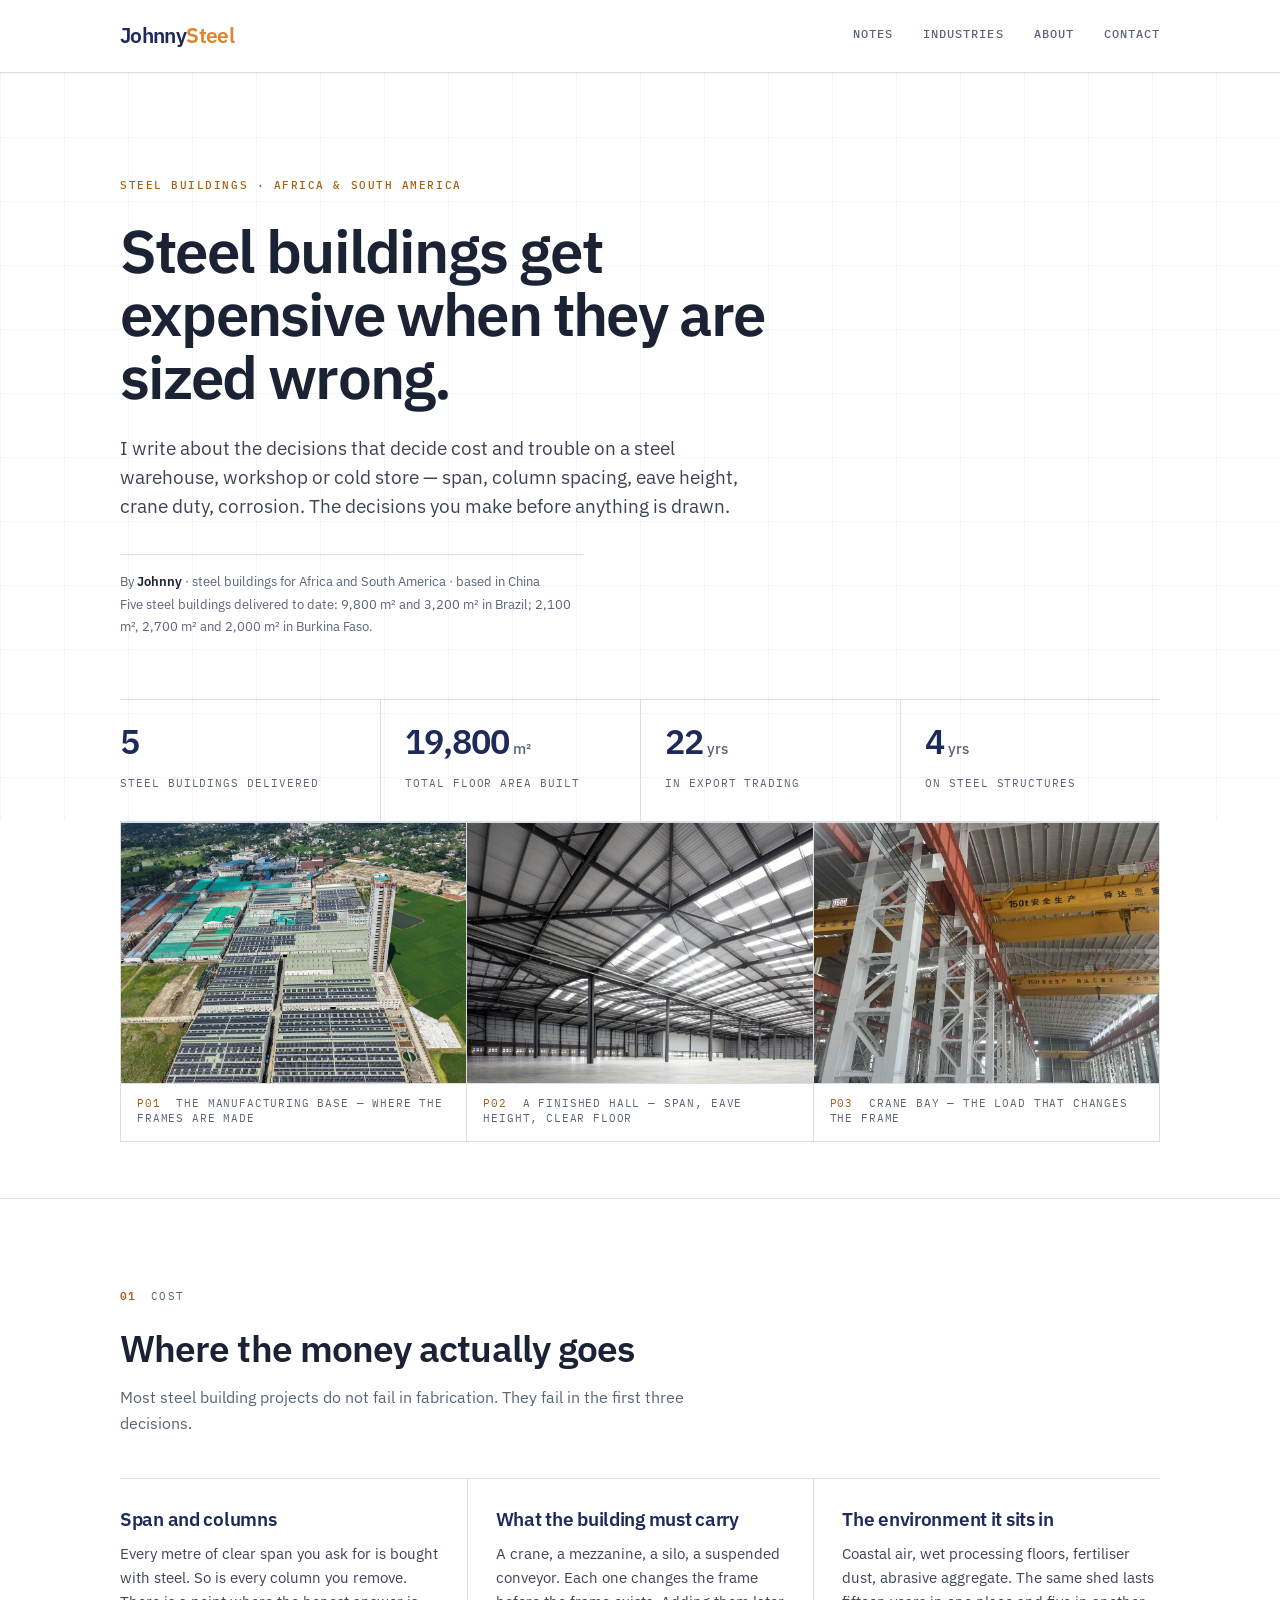
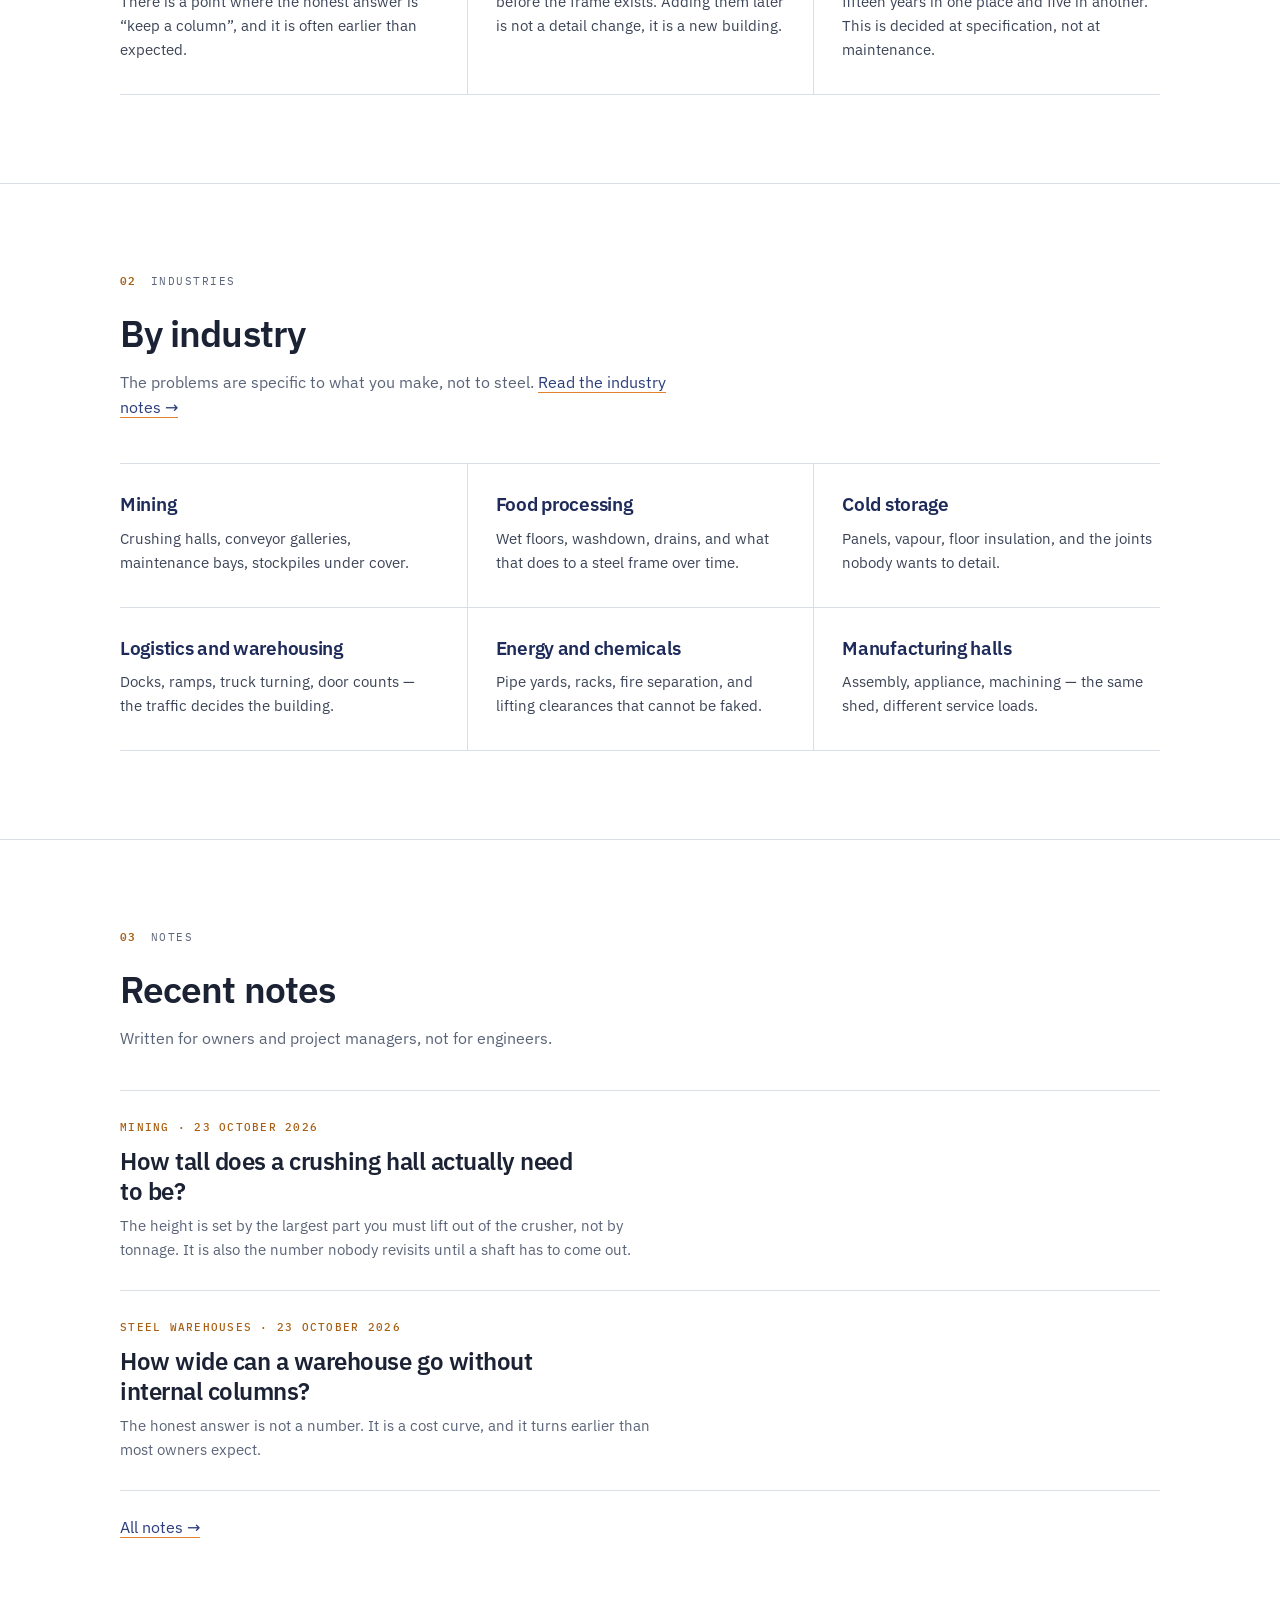
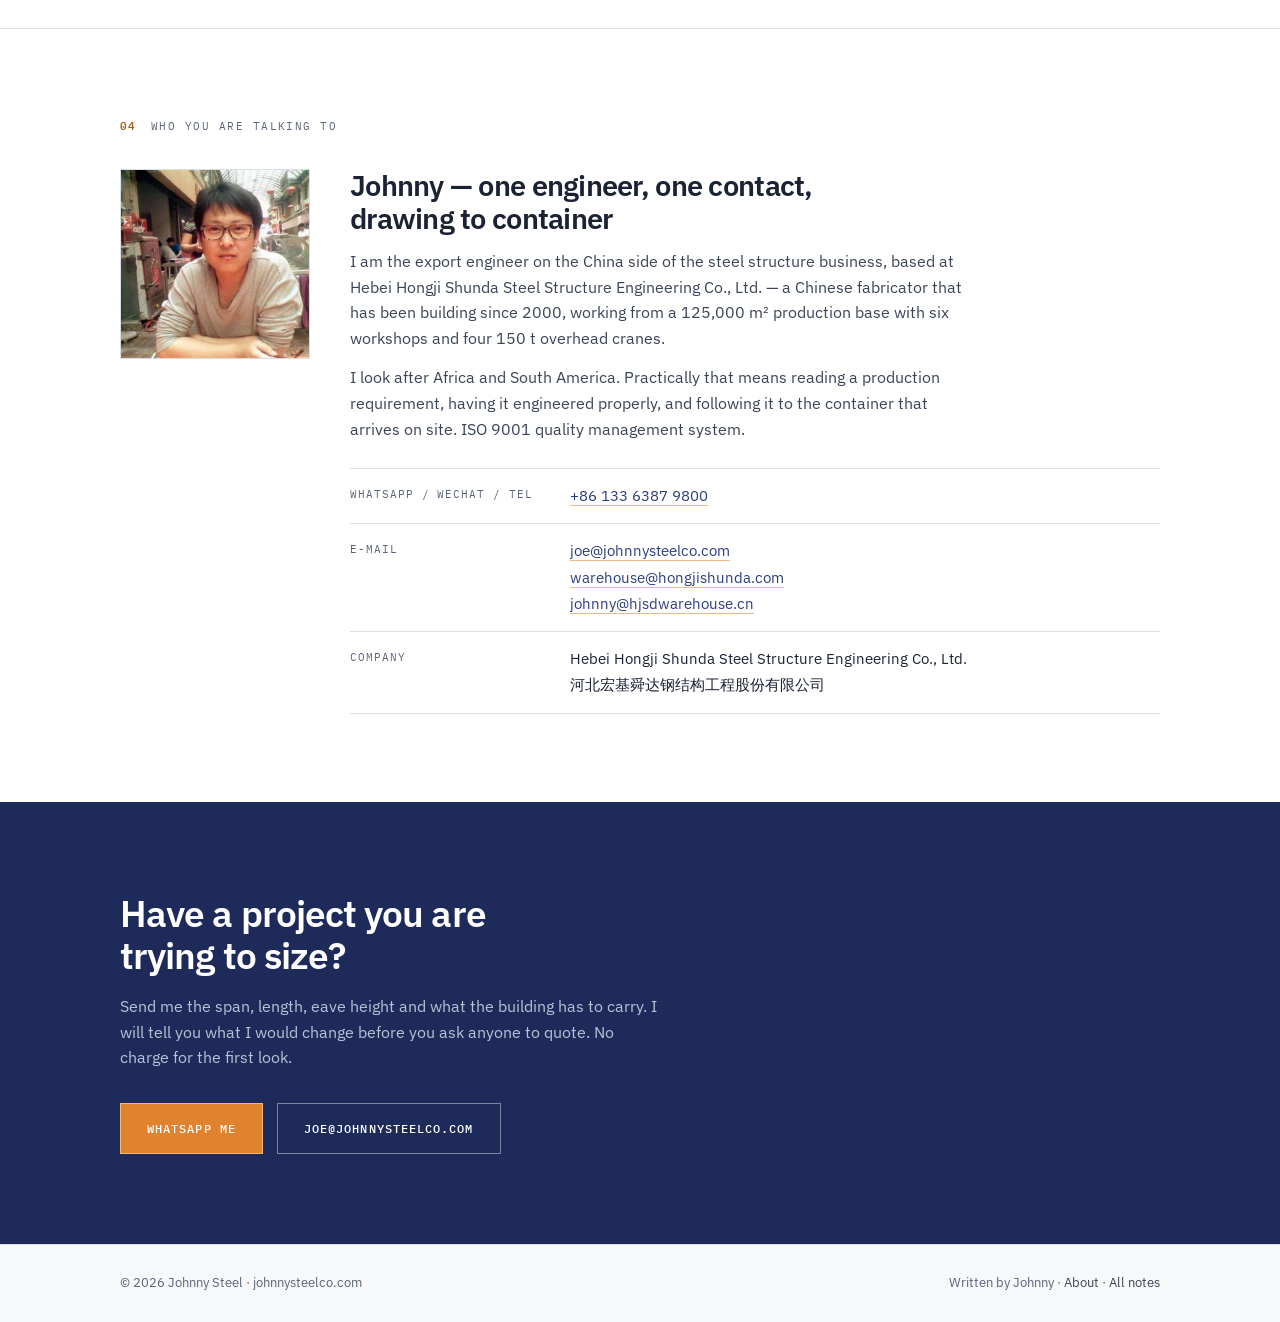
<file: index.html>
<!DOCTYPE html>
<html lang="en">
<head>
<meta charset="utf-8">
<meta name="viewport" content="width=device-width, initial-scale=1">
<title>Johnny Steel — Steel buildings for Africa and South America</title>
<meta name="description" content="Notes on sizing, detailing and building steel warehouses, workshops, cold stores and sheds in Africa and South America — what actually goes wrong, and how to avoid it.">
<link rel="canonical" href="https://johnnysteelco.com/">
<link rel="stylesheet" href="assets/style.css?v=5">
<meta property="og:type" content="website">
<meta property="og:title" content="Johnny Steel — Steel buildings for Africa and South America">
<meta property="og:description" content="Notes on sizing, detailing and building steel warehouses, workshops, cold stores and sheds in Africa and South America.">
<meta property="og:url" content="https://johnnysteelco.com/">
<script type="application/ld+json">
{
 "@context":"https://schema.org",
 "@type":"Person",
 "name":"Johnny",
 "alternateName":"Johnny Steel",
 "url":"https://johnnysteelco.com/",
 "jobTitle":"Steel building adviser",
 "description":"Advises owners and EPC project managers in Africa and South America on sizing and detailing steel warehouses, workshops, cold stores and material sheds.",
 "knowsAbout":["steel structure buildings","clear span warehouses","workshop crane bays","cold store construction","material storage sheds","project camps"],
 "areaServed":["Africa","South America"]
}
</script>
<!-- Google tag (gtag.js) -->
<script async src="https://www.googletagmanager.com/gtag/js?id=G-83KK640VPN"></script>
<script>
window.dataLayer=window.dataLayer||[];function gtag(){dataLayer.push(arguments);}
gtag('js',new Date());
gtag('config','G-83KK640VPN',{send_page_view:true});
(function(){
  function send(n,p){if(typeof gtag==='function'){gtag('event',n,p||{});}}
  document.addEventListener('click',function(e){
    var el=e.target&&e.target.nodeType===1?e.target:null;if(!el)return;
    var a=el.closest('a');if(!a)return;
    var h=a.getAttribute('href')||'',t=(a.textContent||'').trim().slice(0,60);
    if(h.indexOf('mailto:')===0){send('contact_email',{link_url:h,link_text:t});}
    else if(h.indexOf('whatsapp')>-1||h.indexOf('wa.me')>-1){send('contact_whatsapp',{link_url:h,link_text:t});}
    else if(h.indexOf('tel:')===0){send('contact_phone',{link_url:h,link_text:t});}
    else if(a.className&&(' '+a.className+' ').indexOf(' btn ')>-1){send('cta_click',{link_url:h,link_text:t});}
  },true);
  document.addEventListener('submit',function(e){
    var f=e.target;if(!f||f.tagName!=='FORM')return;
    send('form_submit',{form_id:f.id||'unnamed'});
  },true);
  var marks=[25,50,75,100],done={};
  window.addEventListener('scroll',function(){
    var d=document.documentElement;
    var pct=(d.scrollTop+window.innerHeight)/d.scrollHeight*100;
    for(var i=0;i<marks.length;i++){var m=marks[i];if(pct>=m&&!done[m]){done[m]=1;send('scroll_depth',{percent:m});}}
  },{passive:true});
})();
</script>
</head>
<body>

<header class="site-head">
  <div class="wrap">
    <a class="brand" href="index.html">Johnny<span>Steel</span></a>
    <nav class="nav">
      <a href="articles/index.html">Notes</a>
      <a href="industries/index.html">Industries</a>
      <a href="about.html">About</a>
      <a href="#contact">Contact</a>
    </nav>
  </div>
</header>

<div class="hero">
  <div class="wrap">
    <div class="eyebrow">Steel buildings &middot; Africa &amp; South America</div>
    <h1>Steel buildings get expensive when they are sized wrong.</h1>
    <p class="lede">I write about the decisions that decide cost and trouble on a steel warehouse, workshop or cold store — span, column spacing, eave height, crane duty, corrosion. The decisions you make before anything is drawn.</p>
    <p class="byline">By <b>Johnny</b> &middot; steel buildings for Africa and South America &middot; based in China<br>
    Five steel buildings delivered to date: 9,800 m&sup2; and 3,200 m&sup2; in Brazil; 2,100 m&sup2;, 2,700 m&sup2; and 2,000 m&sup2; in Burkina Faso.</p>

    <div class="stats">
      <div><span class="n">5</span><span class="k">steel buildings delivered</span></div>
      <div><span class="n">19,800<small> m&sup2;</small></span><span class="k">total floor area built</span></div>
      <div><span class="n">22<small> yrs</small></span><span class="k">in export trading</span></div>
      <div><span class="n">4<small> yrs</small></span><span class="k">on steel structures</span></div>
    </div>
  </div>
 </div>

<div class="band">
  <div class="wrap">
    <div class="band-grid">
      <figure>
        <img src="assets/images/band-base-aerial.jpg" alt="Aerial view of the manufacturing base" width="1200" height="800" loading="lazy">
        <figcaption><i>P01</i> The manufacturing base — where the frames are made</figcaption>
      </figure>
      <figure>
        <img src="assets/images/band-hall-interior.jpg" alt="Interior of a completed steel hall" width="1200" height="800" loading="lazy">
        <figcaption><i>P02</i> A finished hall — span, eave height, clear floor</figcaption>
      </figure>
      <figure>
        <img src="assets/images/band-crane-bay.jpg" alt="Crane bay in a steel workshop" width="1200" height="800" loading="lazy">
        <figcaption><i>P03</i> Crane bay — the load that changes the frame</figcaption>
      </figure>
    </div>
  </div>
</div>

<section>
  <div class="wrap">
    <div class="seclabel"><i>01</i> Cost</div>
    <h2>Where the money actually goes</h2>
    <p class="sub">Most steel building projects do not fail in fabrication. They fail in the first three decisions.</p>
    <div class="grid three">
      <div class="cell">
        <h3>Span and columns</h3>
        <p>Every metre of clear span you ask for is bought with steel. So is every column you remove. There is a point where the honest answer is “keep a column”, and it is often earlier than expected.</p>
      </div>
      <div class="cell">
        <h3>What the building must carry</h3>
        <p>A crane, a mezzanine, a silo, a suspended conveyor. Each one changes the frame before the frame exists. Adding them later is not a detail change, it is a new building.</p>
      </div>
      <div class="cell">
        <h3>The environment it sits in</h3>
        <p>Coastal air, wet processing floors, fertiliser dust, abrasive aggregate. The same shed lasts fifteen years in one place and five in another. This is decided at specification, not at maintenance.</p>
      </div>
    </div>
  </div>
</section>

<section>
  <div class="wrap">
    <div class="seclabel"><i>02</i> Industries</div>
    <h2>By industry</h2>
    <p class="sub">The problems are specific to what you make, not to steel. <a href="industries/index.html">Read the industry notes &rarr;</a></p>
    <div class="grid three">
      <div class="cell"><h3>Mining</h3><p>Crushing halls, conveyor galleries, maintenance bays, stockpiles under cover.</p></div>
      <div class="cell"><h3>Food processing</h3><p>Wet floors, washdown, drains, and what that does to a steel frame over time.</p></div>
      <div class="cell"><h3>Cold storage</h3><p>Panels, vapour, floor insulation, and the joints nobody wants to detail.</p></div>
      <div class="cell"><h3>Logistics and warehousing</h3><p>Docks, ramps, truck turning, door counts — the traffic decides the building.</p></div>
      <div class="cell"><h3>Energy and chemicals</h3><p>Pipe yards, racks, fire separation, and lifting clearances that cannot be faked.</p></div>
      <div class="cell"><h3>Manufacturing halls</h3><p>Assembly, appliance, machining — the same shed, different service loads.</p></div>
    </div>
  </div>
</section>

<section>
  <div class="wrap">
    <div class="seclabel"><i>03</i> Notes</div>
    <h2>Recent notes</h2>
    <p class="sub">Written for owners and project managers, not for engineers.</p>
    <div class="list">
      <a class="item" href="articles/crushing-hall-height-set-by-maintenance.html">
        <div class="meta">MINING &middot; 23 OCTOBER 2026</div>
        <h3>How tall does a crushing hall actually need to be?</h3>
        <p>The height is set by the largest part you must lift out of the crusher, not by tonnage. It is also the number nobody revisits until a shaft has to come out.</p>
      </a>
      <a class="item" href="articles/clear-span-without-internal-columns.html">
        <div class="meta">STEEL WAREHOUSES &middot; 23 OCTOBER 2026</div>
        <h3>How wide can a warehouse go without internal columns?</h3>
        <p>The honest answer is not a number. It is a cost curve, and it turns earlier than most owners expect.</p>
      </a>
    </div>
    <p class="sub" style="margin:24px 0 0"><a href="articles/index.html">All notes &rarr;</a></p>
  </div>
</section>

<section>
  <div class="wrap">
    <div class="seclabel"><i>04</i> Who you are talking to</div>
    <div class="person">
      <div class="person-photo">
        <img src="assets/images/portrait-johnny-joe.jpg" alt="Johnny, steel building adviser" width="502" height="502" loading="lazy">
      </div>
      <div class="person-body">
        <h2>Johnny — one engineer, one contact, drawing to container</h2>
        <p>I am the export engineer on the China side of the steel structure business, based at Hebei Hongji Shunda Steel Structure Engineering Co., Ltd. — a Chinese fabricator that has been building since 2000, working from a 125,000 m&sup2; production base with six workshops and four 150 t overhead cranes.</p>
        <p>I look after Africa and South America. Practically that means reading a production requirement, having it engineered properly, and following it to the container that arrives on site. ISO 9001 quality management system.</p>
        <div class="contact-list">
          <div><span class="k">WhatsApp / WeChat / Tel</span><span class="v"><a href="https://api.whatsapp.com/send?phone=8613363879800">+86 133 6387 9800</a></span></div>
          <div><span class="k">E-mail</span><span class="v"><a href="mailto:joe@johnnysteelco.com">joe@johnnysteelco.com</a><br><a href="mailto:warehouse@hongjishunda.com">warehouse@hongjishunda.com</a><br><a href="mailto:johnny@hjsdwarehouse.cn">johnny@hjsdwarehouse.cn</a></span></div>
          <div><span class="k">Company</span><span class="v">Hebei Hongji Shunda Steel Structure Engineering Co., Ltd.<br>&#27827;&#21271;&#23439;&#22522;&#33308;&#36798;&#38050;&#32467;&#26500;&#24037;&#31243;&#32929;&#20221;&#26377;&#38480;&#20844;&#21496;</span></div>
        </div>
      </div>
    </div>
  </div>
</section>

<div class="cta" id="contact">
  <div class="wrap">
    <h2>Have a project you are trying to size?</h2>
    <p>Send me the span, length, eave height and what the building has to carry. I will tell you what I would change before you ask anyone to quote. No charge for the first look.</p>
    <div class="btn-row">
      <a class="btn btn-solid" href="https://api.whatsapp.com/send?phone=8613363879800&amp;text=Hello%20Johnny%2C%20I%20would%20like%20a%20steel%20building%20quotation.%20Country%3A%20%2C%20use%3A%20%2C%20approximate%20size%3A%20%2C%20timeline%3A%20">WhatsApp me</a>
      <a class="btn" href="mailto:joe@johnnysteelco.com">joe@johnnysteelco.com</a>
    </div>
  </div>
</div>

<footer class="site-foot">
  <div class="wrap row">
    <div>&copy; 2026 Johnny Steel &middot; johnnysteelco.com</div>
    <div>Written by Johnny &middot; <a href="about.html">About</a> &middot; <a href="articles/index.html">All notes</a></div>
  </div>
</footer>

</body>
</html>
</file>
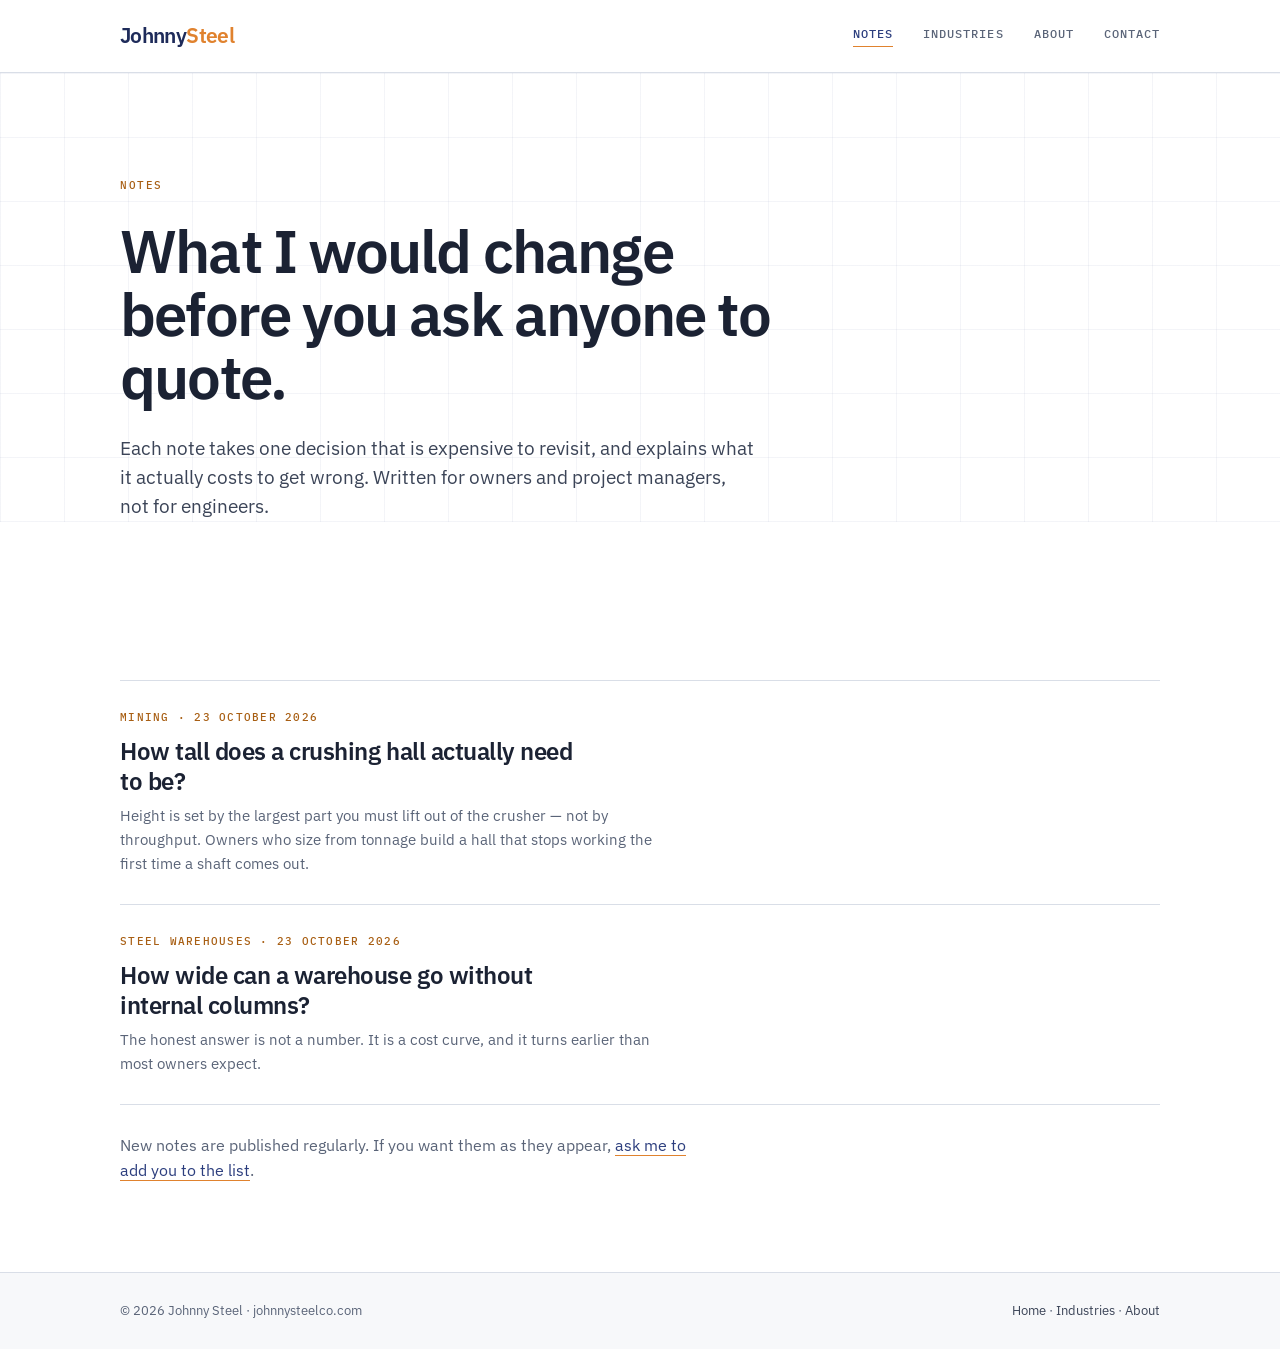
<file: articles/index.html>
<!DOCTYPE html>
<html lang="en">
<head>
<meta charset="utf-8">
<meta name="viewport" content="width=device-width, initial-scale=1">
<title>Notes on steel buildings — Johnny Steel</title>
<meta name="description" content="Written notes on sizing and detailing steel warehouses, workshops, cold stores and sheds for projects in Africa and South America.">
<link rel="canonical" href="https://johnnysteelco.com/articles/">
<link rel="stylesheet" href="../assets/style.css?v=5">
<!-- Google tag (gtag.js) -->
<script async src="https://www.googletagmanager.com/gtag/js?id=G-83KK640VPN"></script>
<script>
window.dataLayer=window.dataLayer||[];function gtag(){dataLayer.push(arguments);}
gtag('js',new Date());
gtag('config','G-83KK640VPN',{send_page_view:true});
(function(){
  function send(n,p){if(typeof gtag==='function'){gtag('event',n,p||{});}}
  document.addEventListener('click',function(e){
    var el=e.target&&e.target.nodeType===1?e.target:null;if(!el)return;
    var a=el.closest('a');if(!a)return;
    var h=a.getAttribute('href')||'',t=(a.textContent||'').trim().slice(0,60);
    if(h.indexOf('mailto:')===0){send('contact_email',{link_url:h,link_text:t});}
    else if(h.indexOf('whatsapp')>-1||h.indexOf('wa.me')>-1){send('contact_whatsapp',{link_url:h,link_text:t});}
    else if(h.indexOf('tel:')===0){send('contact_phone',{link_url:h,link_text:t});}
    else if(a.className&&(' '+a.className+' ').indexOf(' btn ')>-1){send('cta_click',{link_url:h,link_text:t});}
  },true);
  document.addEventListener('submit',function(e){
    var f=e.target;if(!f||f.tagName!=='FORM')return;
    send('form_submit',{form_id:f.id||'unnamed'});
  },true);
  var marks=[25,50,75,100],done={};
  window.addEventListener('scroll',function(){
    var d=document.documentElement;
    var pct=(d.scrollTop+window.innerHeight)/d.scrollHeight*100;
    for(var i=0;i<marks.length;i++){var m=marks[i];if(pct>=m&&!done[m]){done[m]=1;send('scroll_depth',{percent:m});}}
  },{passive:true});
})();
</script>
</head>
<body>

<header class="site-head">
  <div class="wrap">
    <a class="brand" href="../index.html">Johnny<span>Steel</span></a>
    <nav class="nav">
      <a href="../articles/index.html" aria-current="page">Notes</a>
      <a href="../industries/index.html">Industries</a>
      <a href="../about.html">About</a>
      <a href="../index.html#contact">Contact</a>
    </nav>
  </div>
</header>

<div class="hero">
  <div class="wrap">
    <div class="eyebrow">Notes</div>
    <h1>What I would change before you ask anyone to quote.</h1>
    <p class="lede">Each note takes one decision that is expensive to revisit, and explains what it actually costs to get wrong. Written for owners and project managers, not for engineers.</p>
  </div>
</div>

<section>
  <div class="wrap">
    <div class="list">
      <a class="item" href="../articles/crushing-hall-height-set-by-maintenance.html">
        <div class="meta">MINING &middot; 23 OCTOBER 2026</div>
        <h3>How tall does a crushing hall actually need to be?</h3>
        <p>Height is set by the largest part you must lift out of the crusher — not by throughput. Owners who size from tonnage build a hall that stops working the first time a shaft comes out.</p>
      </a>
      <a class="item" href="../articles/clear-span-without-internal-columns.html">
        <div class="meta">STEEL WAREHOUSES &middot; 23 OCTOBER 2026</div>
        <h3>How wide can a warehouse go without internal columns?</h3>
        <p>The honest answer is not a number. It is a cost curve, and it turns earlier than most owners expect.</p>
      </a>
    </div>
    <p class="sub" style="margin:28px 0 0">New notes are published regularly. If you want them as they appear, <a href="mailto:joe@johnnysteelco.com?subject=Notes">ask me to add you to the list</a>.</p>
  </div>
</section>

<footer class="site-foot">
  <div class="wrap row">
    <div>&copy; 2026 Johnny Steel &middot; johnnysteelco.com</div>
    <div><a href="../index.html">Home</a> &middot; <a href="../industries/index.html">Industries</a> &middot; <a href="../about.html">About</a></div>
  </div>
</footer>

</body>
</html>
</file>
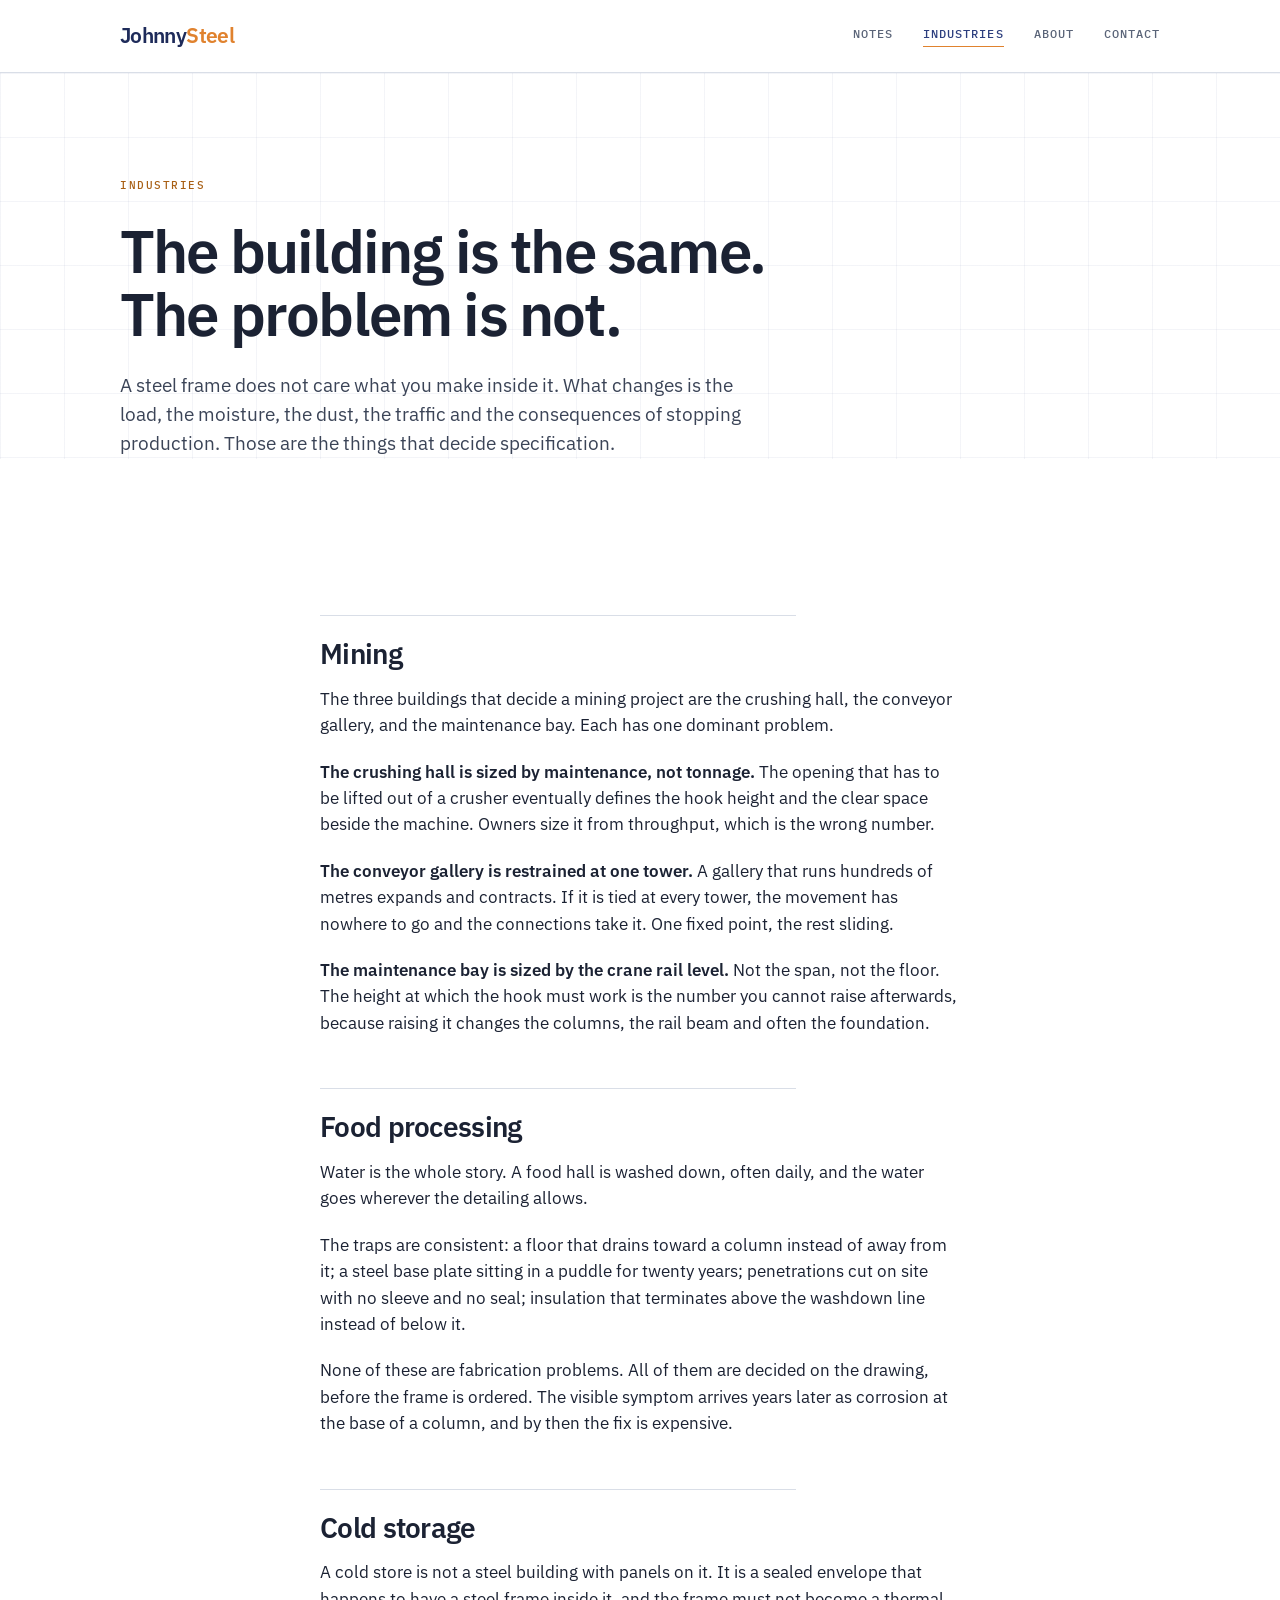
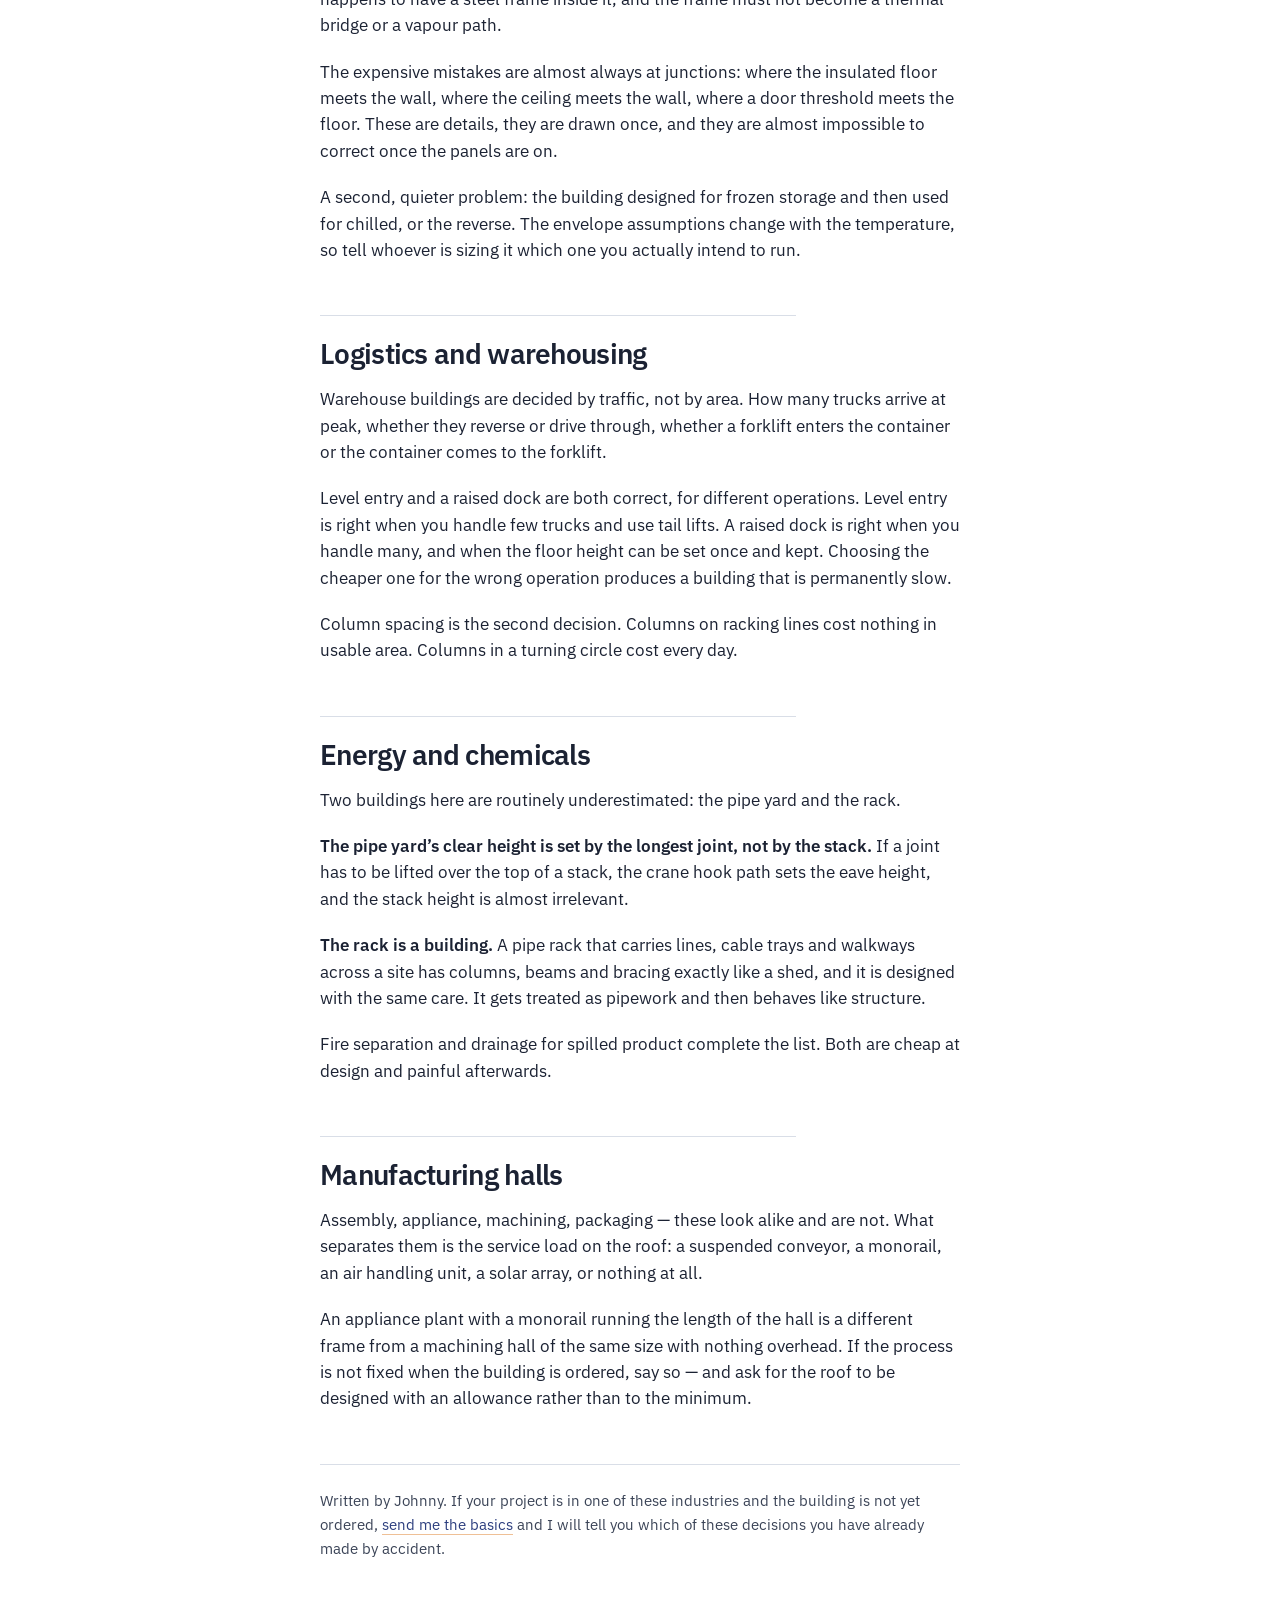
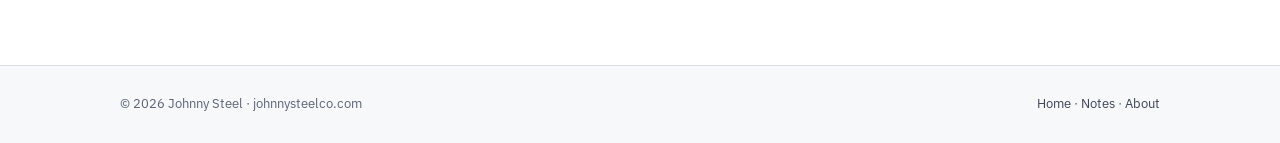
<file: industries/index.html>
<!DOCTYPE html>
<html lang="en">
<head>
<meta charset="utf-8">
<meta name="viewport" content="width=device-width, initial-scale=1">
<title>Steel buildings by industry — what goes wrong — Johnny Steel</title>
<meta name="description" content="How steel building decisions differ by industry: mining, food processing, cold storage, logistics, energy and chemicals, manufacturing halls. The specific traps in each.">
<link rel="canonical" href="https://johnnysteelco.com/industries/">
<link rel="stylesheet" href="../assets/style.css?v=5">
<script type="application/ld+json">
{
 "@context":"https://schema.org",
 "@type":"Article",
 "headline":"Steel buildings by industry: what goes wrong",
 "author":{"@type":"Person","name":"Johnny","url":"https://johnnysteelco.com/about"},
 "datePublished":"2026-10-23",
 "mainEntityOfPage":"https://johnnysteelco.com/industries/"
}
</script>
<!-- Google tag (gtag.js) -->
<script async src="https://www.googletagmanager.com/gtag/js?id=G-83KK640VPN"></script>
<script>
window.dataLayer=window.dataLayer||[];function gtag(){dataLayer.push(arguments);}
gtag('js',new Date());
gtag('config','G-83KK640VPN',{send_page_view:true});
(function(){
  function send(n,p){if(typeof gtag==='function'){gtag('event',n,p||{});}}
  document.addEventListener('click',function(e){
    var el=e.target&&e.target.nodeType===1?e.target:null;if(!el)return;
    var a=el.closest('a');if(!a)return;
    var h=a.getAttribute('href')||'',t=(a.textContent||'').trim().slice(0,60);
    if(h.indexOf('mailto:')===0){send('contact_email',{link_url:h,link_text:t});}
    else if(h.indexOf('whatsapp')>-1||h.indexOf('wa.me')>-1){send('contact_whatsapp',{link_url:h,link_text:t});}
    else if(h.indexOf('tel:')===0){send('contact_phone',{link_url:h,link_text:t});}
    else if(a.className&&(' '+a.className+' ').indexOf(' btn ')>-1){send('cta_click',{link_url:h,link_text:t});}
  },true);
  document.addEventListener('submit',function(e){
    var f=e.target;if(!f||f.tagName!=='FORM')return;
    send('form_submit',{form_id:f.id||'unnamed'});
  },true);
  var marks=[25,50,75,100],done={};
  window.addEventListener('scroll',function(){
    var d=document.documentElement;
    var pct=(d.scrollTop+window.innerHeight)/d.scrollHeight*100;
    for(var i=0;i<marks.length;i++){var m=marks[i];if(pct>=m&&!done[m]){done[m]=1;send('scroll_depth',{percent:m});}}
  },{passive:true});
})();
</script>
</head>
<body>

<header class="site-head">
  <div class="wrap">
    <a class="brand" href="../index.html">Johnny<span>Steel</span></a>
    <nav class="nav">
      <a href="../articles/index.html">Notes</a>
      <a href="../industries/index.html" aria-current="page">Industries</a>
      <a href="../about.html">About</a>
      <a href="../index.html#contact">Contact</a>
    </nav>
  </div>
</header>

<div class="hero">
  <div class="wrap">
    <div class="eyebrow">Industries</div>
    <h1>The building is the same. The problem is not.</h1>
    <p class="lede">A steel frame does not care what you make inside it. What changes is the load, the moisture, the dust, the traffic and the consequences of stopping production. Those are the things that decide specification.</p>
  </div>
</div>

<article class="article">
  <div class="wrap read">

    <h2>Mining</h2>
    <p>The three buildings that decide a mining project are the crushing hall, the conveyor gallery, and the maintenance bay. Each has one dominant problem.</p>
    <p><b>The crushing hall is sized by maintenance, not tonnage.</b> The opening that has to be lifted out of a crusher eventually defines the hook height and the clear space beside the machine. Owners size it from throughput, which is the wrong number.</p>
    <p><b>The conveyor gallery is restrained at one tower.</b> A gallery that runs hundreds of metres expands and contracts. If it is tied at every tower, the movement has nowhere to go and the connections take it. One fixed point, the rest sliding.</p>
    <p><b>The maintenance bay is sized by the crane rail level.</b> Not the span, not the floor. The height at which the hook must work is the number you cannot raise afterwards, because raising it changes the columns, the rail beam and often the foundation.</p>

    <h2>Food processing</h2>
    <p>Water is the whole story. A food hall is washed down, often daily, and the water goes wherever the detailing allows.</p>
    <p>The traps are consistent: a floor that drains toward a column instead of away from it; a steel base plate sitting in a puddle for twenty years; penetrations cut on site with no sleeve and no seal; insulation that terminates above the washdown line instead of below it.</p>
    <p>None of these are fabrication problems. All of them are decided on the drawing, before the frame is ordered. The visible symptom arrives years later as corrosion at the base of a column, and by then the fix is expensive.</p>

    <h2>Cold storage</h2>
    <p>A cold store is not a steel building with panels on it. It is a sealed envelope that happens to have a steel frame inside it, and the frame must not become a thermal bridge or a vapour path.</p>
    <p>The expensive mistakes are almost always at junctions: where the insulated floor meets the wall, where the ceiling meets the wall, where a door threshold meets the floor. These are details, they are drawn once, and they are almost impossible to correct once the panels are on.</p>
    <p>A second, quieter problem: the building designed for frozen storage and then used for chilled, or the reverse. The envelope assumptions change with the temperature, so tell whoever is sizing it which one you actually intend to run.</p>

    <h2>Logistics and warehousing</h2>
    <p>Warehouse buildings are decided by traffic, not by area. How many trucks arrive at peak, whether they reverse or drive through, whether a forklift enters the container or the container comes to the forklift.</p>
    <p>Level entry and a raised dock are both correct, for different operations. Level entry is right when you handle few trucks and use tail lifts. A raised dock is right when you handle many, and when the floor height can be set once and kept. Choosing the cheaper one for the wrong operation produces a building that is permanently slow.</p>
    <p>Column spacing is the second decision. Columns on racking lines cost nothing in usable area. Columns in a turning circle cost every day.</p>

    <h2>Energy and chemicals</h2>
    <p>Two buildings here are routinely underestimated: the pipe yard and the rack.</p>
    <p><b>The pipe yard’s clear height is set by the longest joint, not by the stack.</b> If a joint has to be lifted over the top of a stack, the crane hook path sets the eave height, and the stack height is almost irrelevant.</p>
    <p><b>The rack is a building.</b> A pipe rack that carries lines, cable trays and walkways across a site has columns, beams and bracing exactly like a shed, and it is designed with the same care. It gets treated as pipework and then behaves like structure.</p>
    <p>Fire separation and drainage for spilled product complete the list. Both are cheap at design and painful afterwards.</p>

    <h2>Manufacturing halls</h2>
    <p>Assembly, appliance, machining, packaging — these look alike and are not. What separates them is the service load on the roof: a suspended conveyor, a monorail, an air handling unit, a solar array, or nothing at all.</p>
    <p>An appliance plant with a monorail running the length of the hall is a different frame from a machining hall of the same size with nothing overhead. If the process is not fixed when the building is ordered, say so — and ask for the roof to be designed with an allowance rather than to the minimum.</p>

    <div class="facts">
      <p>Written by Johnny. If your project is in one of these industries and the building is not yet ordered, <a href="mailto:joe@johnnysteelco.com">send me the basics</a> and I will tell you which of these decisions you have already made by accident.</p>
    </div>

  </div>
</article>

<footer class="site-foot">
  <div class="wrap row">
    <div>&copy; 2026 Johnny Steel &middot; johnnysteelco.com</div>
    <div><a href="../index.html">Home</a> &middot; <a href="../articles/index.html">Notes</a> &middot; <a href="../about.html">About</a></div>
  </div>
</footer>

</body>
</html>
</file>
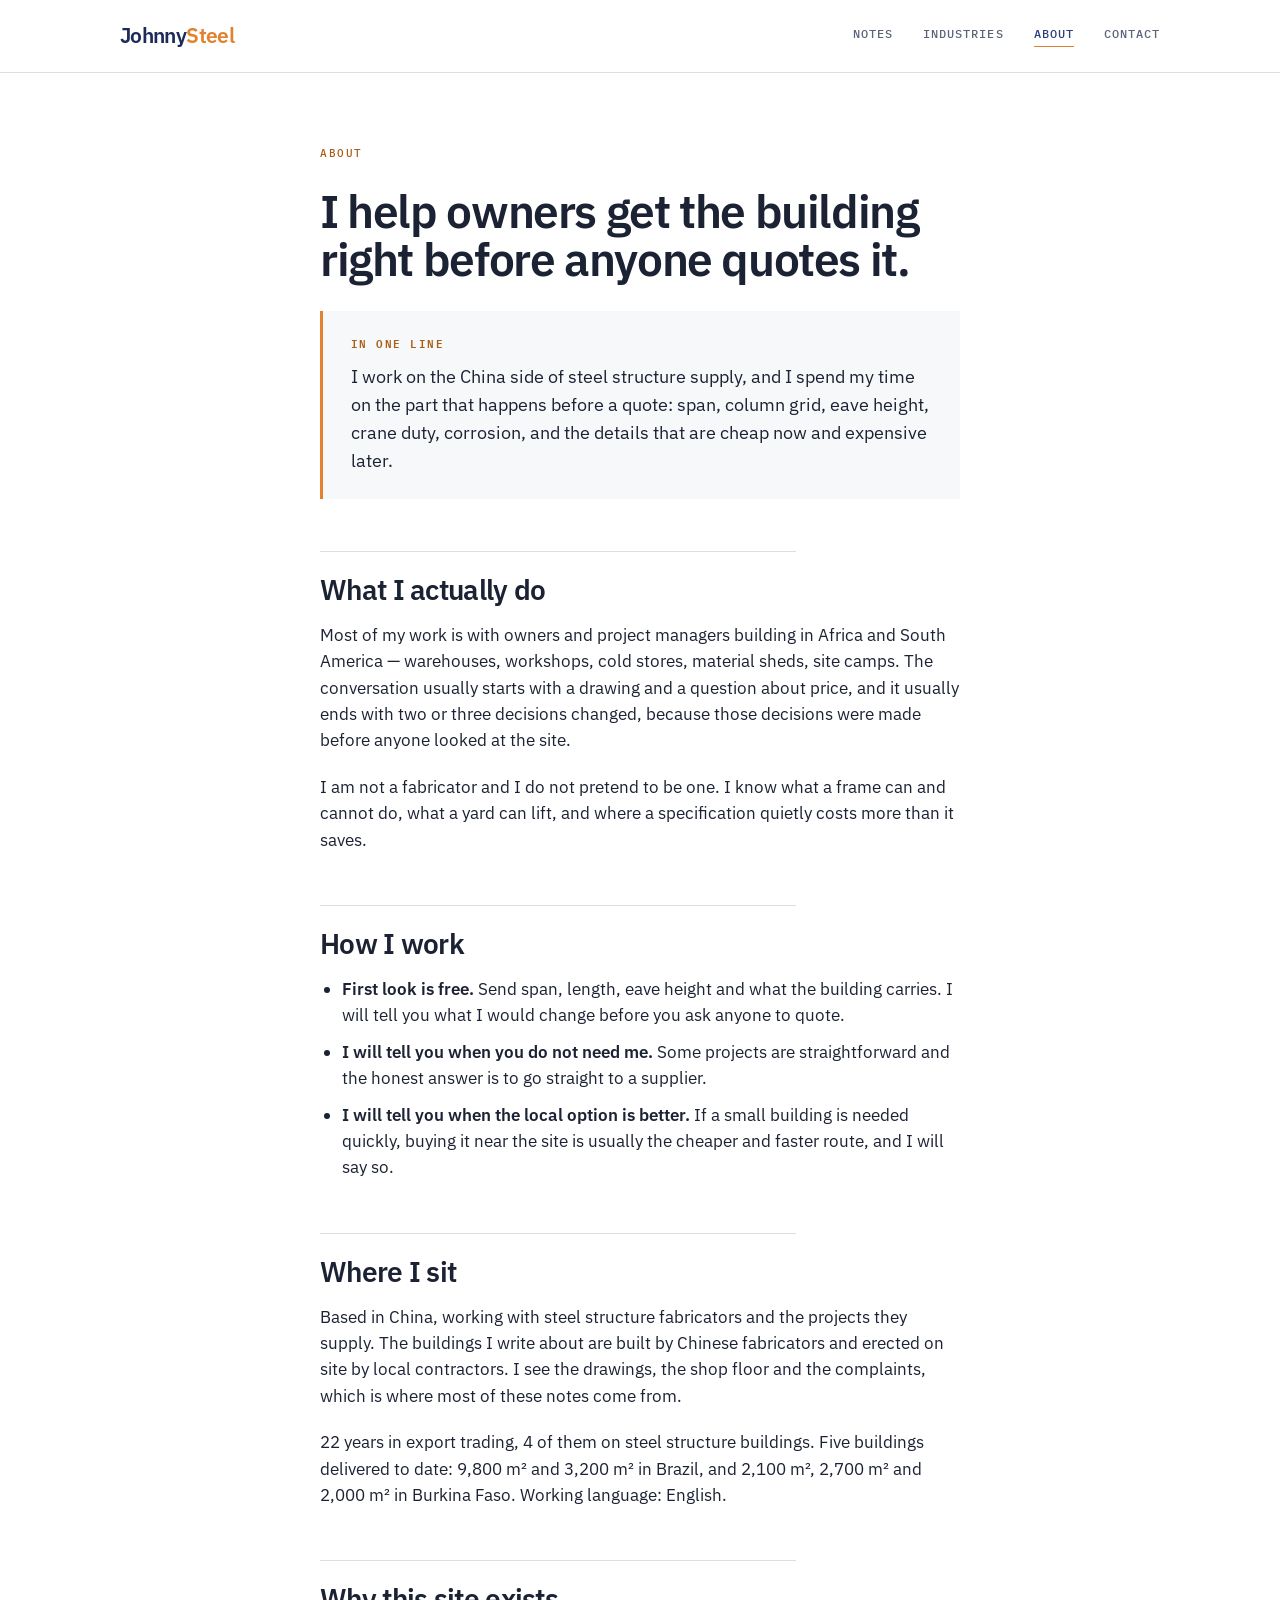
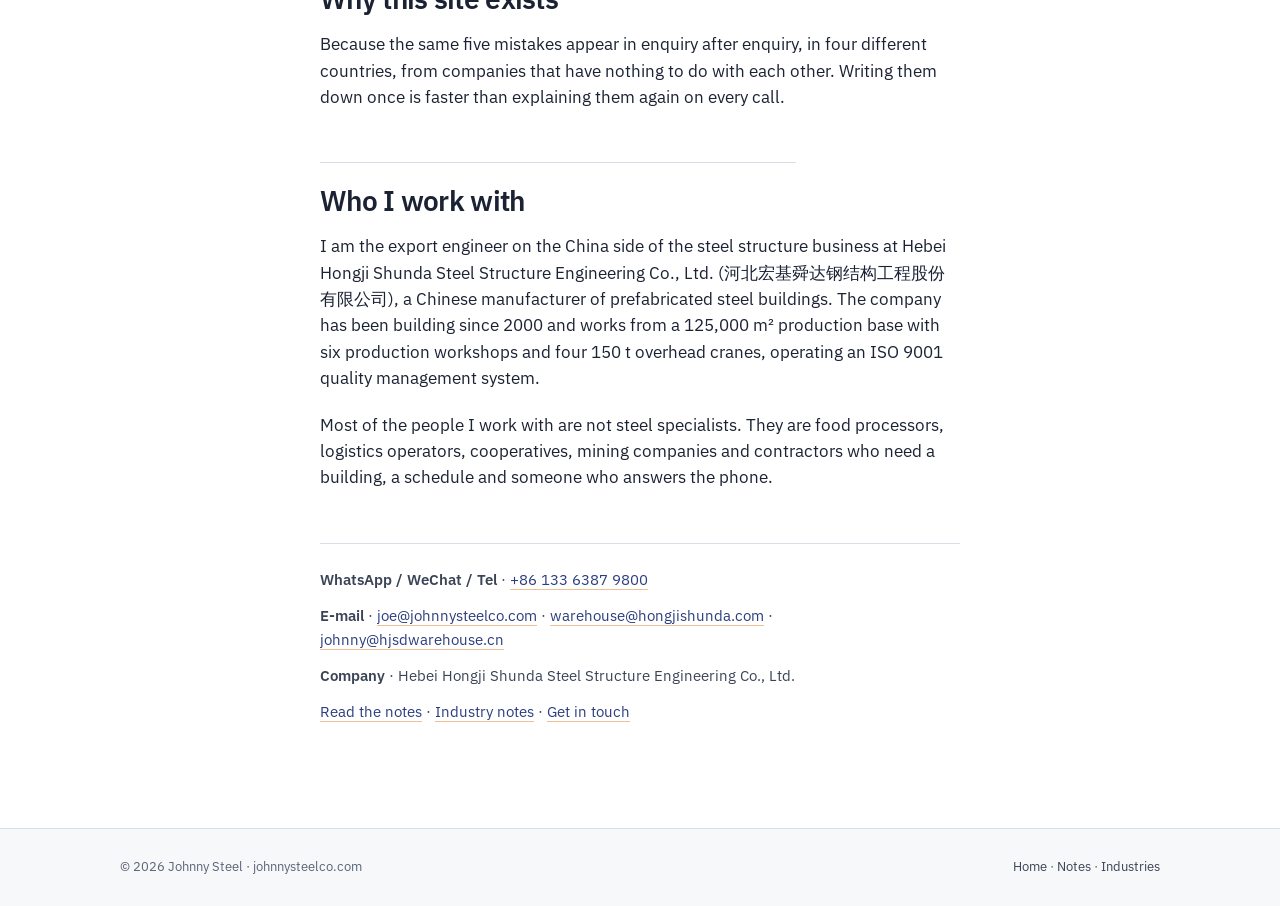
<file: about.html>
<!DOCTYPE html>
<html lang="en">
<head>
<meta charset="utf-8">
<meta name="viewport" content="width=device-width, initial-scale=1">
<title>About — Johnny Steel</title>
<meta name="description" content="Johnny advises owners and EPC project managers in Africa and South America on steel warehouses, workshops, cold stores and material sheds.">
<link rel="canonical" href="https://johnnysteelco.com/about">
<link rel="stylesheet" href="assets/style.css?v=5">
<script type="application/ld+json">
{
 "@context":"https://schema.org",
 "@type":"Person",
 "name":"Johnny",
 "alternateName":"Johnny Steel",
 "url":"https://johnnysteelco.com/about",
 "jobTitle":"Steel building adviser",
 "areaServed":["Africa","South America"],
 "knowsAbout":["steel structure buildings","clear span","crane bays","cold store envelopes","material storage sheds"]
}
</script>
<!-- Google tag (gtag.js) -->
<script async src="https://www.googletagmanager.com/gtag/js?id=G-83KK640VPN"></script>
<script>
window.dataLayer=window.dataLayer||[];function gtag(){dataLayer.push(arguments);}
gtag('js',new Date());
gtag('config','G-83KK640VPN',{send_page_view:true});
(function(){
  function send(n,p){if(typeof gtag==='function'){gtag('event',n,p||{});}}
  document.addEventListener('click',function(e){
    var el=e.target&&e.target.nodeType===1?e.target:null;if(!el)return;
    var a=el.closest('a');if(!a)return;
    var h=a.getAttribute('href')||'',t=(a.textContent||'').trim().slice(0,60);
    if(h.indexOf('mailto:')===0){send('contact_email',{link_url:h,link_text:t});}
    else if(h.indexOf('whatsapp')>-1||h.indexOf('wa.me')>-1){send('contact_whatsapp',{link_url:h,link_text:t});}
    else if(h.indexOf('tel:')===0){send('contact_phone',{link_url:h,link_text:t});}
    else if(a.className&&(' '+a.className+' ').indexOf(' btn ')>-1){send('cta_click',{link_url:h,link_text:t});}
  },true);
  document.addEventListener('submit',function(e){
    var f=e.target;if(!f||f.tagName!=='FORM')return;
    send('form_submit',{form_id:f.id||'unnamed'});
  },true);
  var marks=[25,50,75,100],done={};
  window.addEventListener('scroll',function(){
    var d=document.documentElement;
    var pct=(d.scrollTop+window.innerHeight)/d.scrollHeight*100;
    for(var i=0;i<marks.length;i++){var m=marks[i];if(pct>=m&&!done[m]){done[m]=1;send('scroll_depth',{percent:m});}}
  },{passive:true});
})();
</script>
</head>
<body>

<header class="site-head">
  <div class="wrap">
    <a class="brand" href="index.html">Johnny<span>Steel</span></a>
    <nav class="nav">
      <a href="articles/index.html">Notes</a>
      <a href="industries/index.html">Industries</a>
      <a href="about.html" aria-current="page">About</a>
      <a href="index.html#contact">Contact</a>
    </nav>
  </div>
</header>

<article class="article">
  <div class="wrap read">

    <div class="eyebrow">About</div>
    <h1>I help owners get the building right before anyone quotes it.</h1>

    <div class="keyline">
      <strong>In one line</strong>
      I work on the China side of steel structure supply, and I spend my time on the part that happens before a quote: span, column grid, eave height, crane duty, corrosion, and the details that are cheap now and expensive later.
    </div>

    <h2>What I actually do</h2>
    <p>Most of my work is with owners and project managers building in Africa and South America — warehouses, workshops, cold stores, material sheds, site camps. The conversation usually starts with a drawing and a question about price, and it usually ends with two or three decisions changed, because those decisions were made before anyone looked at the site.</p>
    <p>I am not a fabricator and I do not pretend to be one. I know what a frame can and cannot do, what a yard can lift, and where a specification quietly costs more than it saves.</p>

    <h2>How I work</h2>
    <ul>
      <li><b>First look is free.</b> Send span, length, eave height and what the building carries. I will tell you what I would change before you ask anyone to quote.</li>
      <li><b>I will tell you when you do not need me.</b> Some projects are straightforward and the honest answer is to go straight to a supplier.</li>
      <li><b>I will tell you when the local option is better.</b> If a small building is needed quickly, buying it near the site is usually the cheaper and faster route, and I will say so.</li>
    </ul>

    <h2>Where I sit</h2>
    <p>Based in China, working with steel structure fabricators and the projects they supply. The buildings I write about are built by Chinese fabricators and erected on site by local contractors. I see the drawings, the shop floor and the complaints, which is where most of these notes come from.</p>
    <p>22 years in export trading, 4 of them on steel structure buildings. Five buildings delivered to date: 9,800 m&sup2; and 3,200 m&sup2; in Brazil, and 2,100 m&sup2;, 2,700 m&sup2; and 2,000 m&sup2; in Burkina Faso. Working language: English.</p>

    <h2>Why this site exists</h2>
    <p>Because the same five mistakes appear in enquiry after enquiry, in four different countries, from companies that have nothing to do with each other. Writing them down once is faster than explaining them again on every call.</p>

    <h2>Who I work with</h2>
    <p>I am the export engineer on the China side of the steel structure business at Hebei Hongji Shunda Steel Structure Engineering Co., Ltd. (&#27827;&#21271;&#23439;&#22522;&#33308;&#36798;&#38050;&#32467;&#26500;&#24037;&#31243;&#32929;&#20221;&#26377;&#38480;&#20844;&#21496;), a Chinese manufacturer of prefabricated steel buildings. The company has been building since 2000 and works from a 125,000 m&sup2; production base with six production workshops and four 150 t overhead cranes, operating an ISO 9001 quality management system.</p>
    <p>Most of the people I work with are not steel specialists. They are food processors, logistics operators, cooperatives, mining companies and contractors who need a building, a schedule and someone who answers the phone.</p>

    <div class="facts">
      <p><b>WhatsApp / WeChat / Tel</b> &middot; <a href="https://api.whatsapp.com/send?phone=8613363879800">+86 133 6387 9800</a></p>
      <p><b>E-mail</b> &middot; <a href="mailto:joe@johnnysteelco.com">joe@johnnysteelco.com</a> &middot; <a href="mailto:warehouse@hongjishunda.com">warehouse@hongjishunda.com</a> &middot; <a href="mailto:johnny@hjsdwarehouse.cn">johnny@hjsdwarehouse.cn</a></p>
      <p><b>Company</b> &middot; Hebei Hongji Shunda Steel Structure Engineering Co., Ltd.</p>
      <p><a href="articles/index.html">Read the notes</a> &middot; <a href="industries/index.html">Industry notes</a> &middot; <a href="index.html#contact">Get in touch</a></p>
    </div>

  </div>
</article>

<footer class="site-foot">
  <div class="wrap row">
    <div>&copy; 2026 Johnny Steel &middot; johnnysteelco.com</div>
    <div><a href="index.html">Home</a> &middot; <a href="articles/index.html">Notes</a> &middot; <a href="industries/index.html">Industries</a></div>
  </div>
</footer>

</body>
</html>
</file>
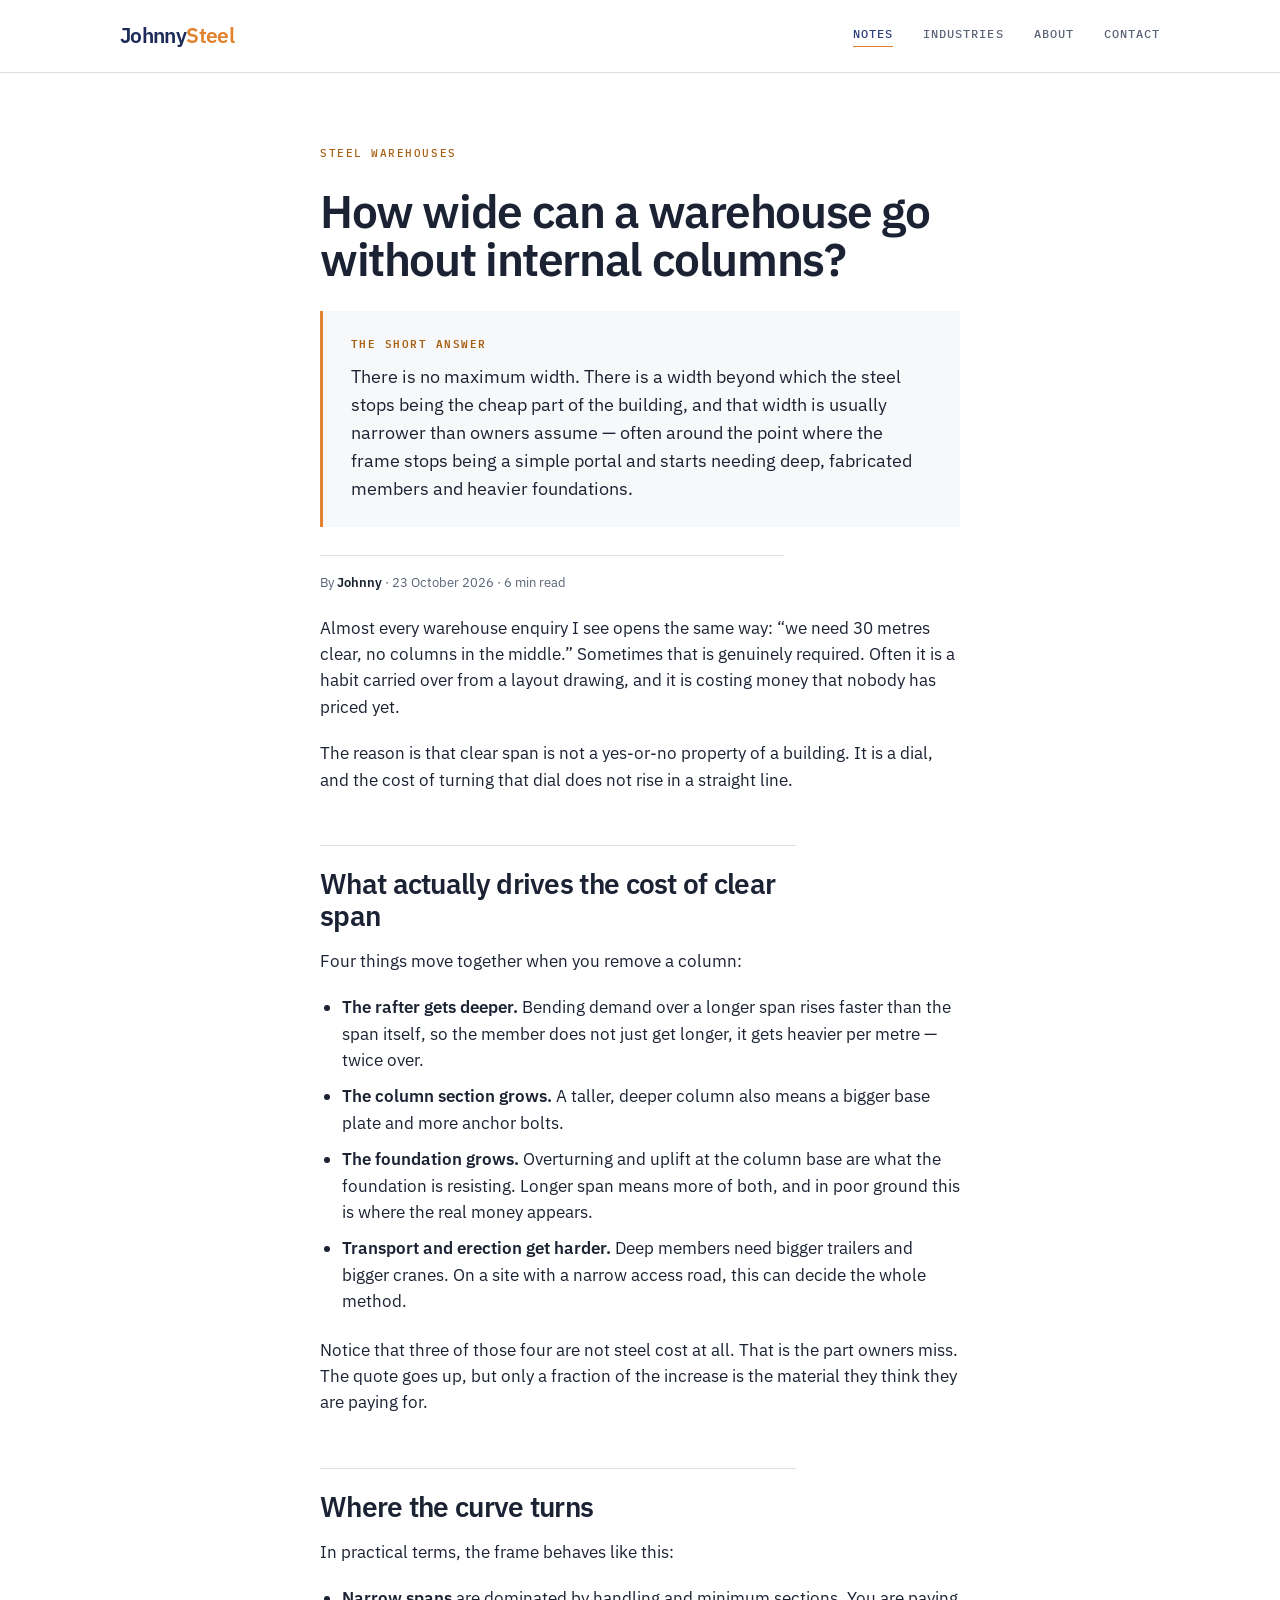
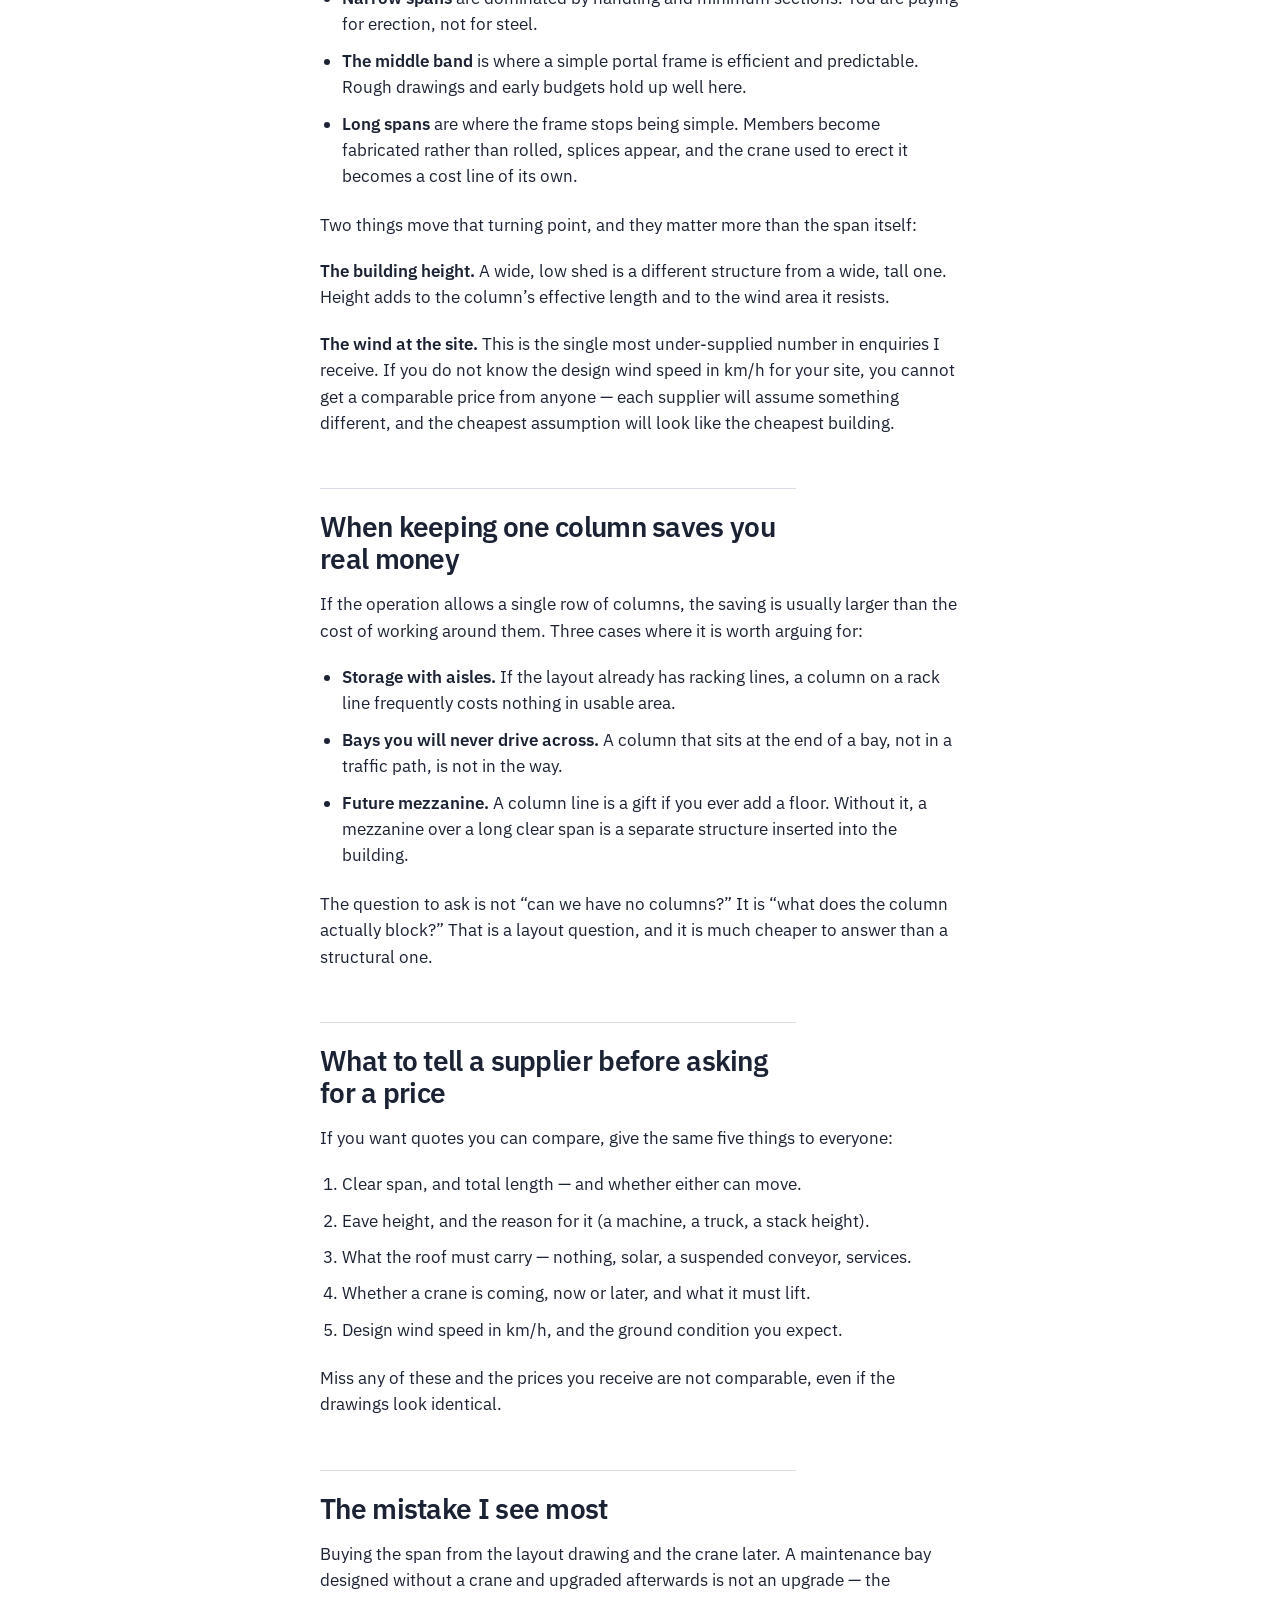
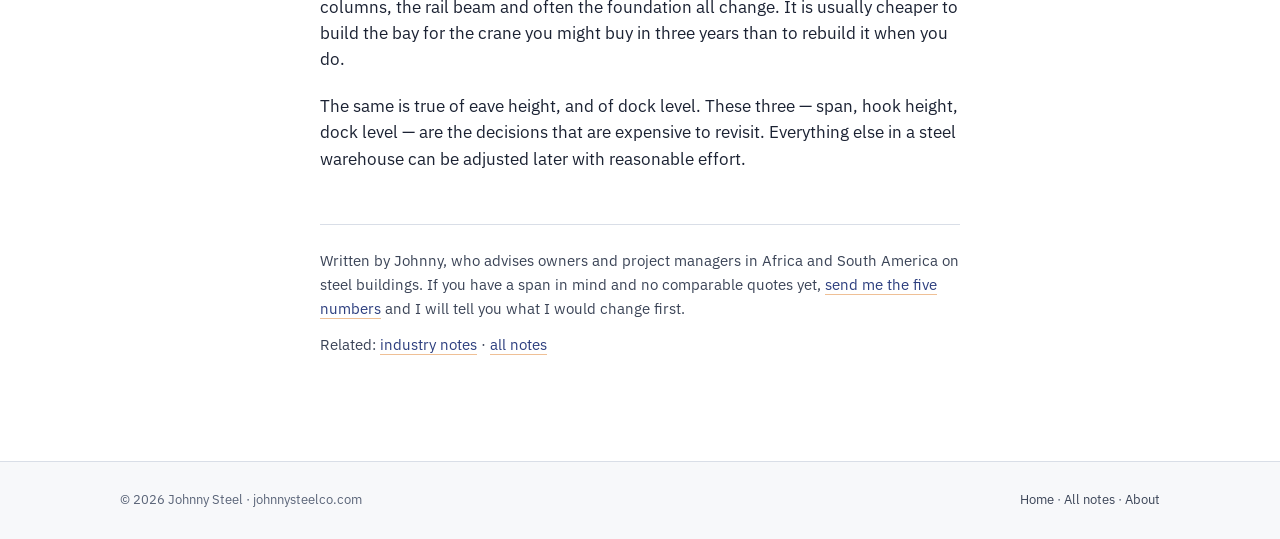
<file: articles/clear-span-without-internal-columns.html>
<!DOCTYPE html>
<html lang="en">
<head>
<meta charset="utf-8">
<meta name="viewport" content="width=device-width, initial-scale=1">
<title>How wide can a steel warehouse go without internal columns? — Johnny Steel</title>
<meta name="description" content="Clear span is a cost curve, not a number. Where the curve turns, why one column often saves money, and what to tell a supplier before you ask for a quote.">
<link rel="canonical" href="https://johnnysteelco.com/articles/clear-span-without-internal-columns">
<link rel="stylesheet" href="../assets/style.css?v=5">
<meta property="og:type" content="article">
<meta property="og:title" content="How wide can a steel warehouse go without internal columns?">
<meta property="og:description" content="Clear span is a cost curve, not a number. Where the curve turns, and when keeping one column saves real money.">
<meta property="og:url" content="https://johnnysteelco.com/articles/clear-span-without-internal-columns">
<script type="application/ld+json">
{
 "@context":"https://schema.org",
 "@type":"Article",
 "headline":"How wide can a steel warehouse go without internal columns?",
 "author":{"@type":"Person","name":"Johnny","url":"https://johnnysteelco.com/about"},
 "publisher":{"@type":"Person","name":"Johnny","url":"https://johnnysteelco.com/"},
 "datePublished":"2026-10-23",
 "dateModified":"2026-10-23",
 "mainEntityOfPage":"https://johnnysteelco.com/articles/clear-span-without-internal-columns",
 "about":["clear span steel warehouse","column spacing","steel structure sizing"]
}
</script>
<!-- Google tag (gtag.js) -->
<script async src="https://www.googletagmanager.com/gtag/js?id=G-83KK640VPN"></script>
<script>
window.dataLayer=window.dataLayer||[];function gtag(){dataLayer.push(arguments);}
gtag('js',new Date());
gtag('config','G-83KK640VPN',{send_page_view:true});
(function(){
  function send(n,p){if(typeof gtag==='function'){gtag('event',n,p||{});}}
  document.addEventListener('click',function(e){
    var el=e.target&&e.target.nodeType===1?e.target:null;if(!el)return;
    var a=el.closest('a');if(!a)return;
    var h=a.getAttribute('href')||'',t=(a.textContent||'').trim().slice(0,60);
    if(h.indexOf('mailto:')===0){send('contact_email',{link_url:h,link_text:t});}
    else if(h.indexOf('whatsapp')>-1||h.indexOf('wa.me')>-1){send('contact_whatsapp',{link_url:h,link_text:t});}
    else if(h.indexOf('tel:')===0){send('contact_phone',{link_url:h,link_text:t});}
    else if(a.className&&(' '+a.className+' ').indexOf(' btn ')>-1){send('cta_click',{link_url:h,link_text:t});}
  },true);
  document.addEventListener('submit',function(e){
    var f=e.target;if(!f||f.tagName!=='FORM')return;
    send('form_submit',{form_id:f.id||'unnamed'});
  },true);
  var marks=[25,50,75,100],done={};
  window.addEventListener('scroll',function(){
    var d=document.documentElement;
    var pct=(d.scrollTop+window.innerHeight)/d.scrollHeight*100;
    for(var i=0;i<marks.length;i++){var m=marks[i];if(pct>=m&&!done[m]){done[m]=1;send('scroll_depth',{percent:m});}}
  },{passive:true});
})();
</script>
</head>
<body>

<header class="site-head">
  <div class="wrap">
    <a class="brand" href="../index.html">Johnny<span>Steel</span></a>
    <nav class="nav">
      <a href="../articles/index.html" aria-current="page">Notes</a>
      <a href="../industries/index.html">Industries</a>
      <a href="../about.html">About</a>
      <a href="#contact">Contact</a>
    </nav>
  </div>
</header>

<article class="article">
  <div class="wrap read">

    <div class="eyebrow">Steel warehouses</div>
    <h1>How wide can a warehouse go without internal columns?</h1>

    <div class="keyline">
      <strong>The short answer</strong>
      There is no maximum width. There is a width beyond which the steel stops being the cheap part of the building, and that width is usually narrower than owners assume — often around the point where the frame stops being a simple portal and starts needing deep, fabricated members and heavier foundations.
    </div>

    <p class="byline">By <b>Johnny</b> &middot; 23 October 2026 &middot; 6 min read</p>

    <p>Almost every warehouse enquiry I see opens the same way: “we need 30 metres clear, no columns in the middle.” Sometimes that is genuinely required. Often it is a habit carried over from a layout drawing, and it is costing money that nobody has priced yet.</p>

    <p>The reason is that clear span is not a yes-or-no property of a building. It is a dial, and the cost of turning that dial does not rise in a straight line.</p>

    <h2>What actually drives the cost of clear span</h2>

    <p>Four things move together when you remove a column:</p>

    <ul>
      <li><b>The rafter gets deeper.</b> Bending demand over a longer span rises faster than the span itself, so the member does not just get longer, it gets heavier per metre — twice over.</li>
      <li><b>The column section grows.</b> A taller, deeper column also means a bigger base plate and more anchor bolts.</li>
      <li><b>The foundation grows.</b> Overturning and uplift at the column base are what the foundation is resisting. Longer span means more of both, and in poor ground this is where the real money appears.</li>
      <li><b>Transport and erection get harder.</b> Deep members need bigger trailers and bigger cranes. On a site with a narrow access road, this can decide the whole method.</li>
    </ul>

    <p>Notice that three of those four are not steel cost at all. That is the part owners miss. The quote goes up, but only a fraction of the increase is the material they think they are paying for.</p>

    <h2>Where the curve turns</h2>

    <p>In practical terms, the frame behaves like this:</p>

    <ul>
      <li><b>Narrow spans</b> are dominated by handling and minimum sections. You are paying for erection, not for steel.</li>
      <li><b>The middle band</b> is where a simple portal frame is efficient and predictable. Rough drawings and early budgets hold up well here.</li>
      <li><b>Long spans</b> are where the frame stops being simple. Members become fabricated rather than rolled, splices appear, and the crane used to erect it becomes a cost line of its own.</li>
    </ul>

    <p>Two things move that turning point, and they matter more than the span itself:</p>

    <p><b>The building height.</b> A wide, low shed is a different structure from a wide, tall one. Height adds to the column’s effective length and to the wind area it resists.</p>

    <p><b>The wind at the site.</b> This is the single most under-supplied number in enquiries I receive. If you do not know the design wind speed in km/h for your site, you cannot get a comparable price from anyone — each supplier will assume something different, and the cheapest assumption will look like the cheapest building.</p>

    <h2>When keeping one column saves you real money</h2>

    <p>If the operation allows a single row of columns, the saving is usually larger than the cost of working around them. Three cases where it is worth arguing for:</p>

    <ul>
      <li><b>Storage with aisles.</b> If the layout already has racking lines, a column on a rack line frequently costs nothing in usable area.</li>
      <li><b>Bays you will never drive across.</b> A column that sits at the end of a bay, not in a traffic path, is not in the way.</li>
      <li><b>Future mezzanine.</b> A column line is a gift if you ever add a floor. Without it, a mezzanine over a long clear span is a separate structure inserted into the building.</li>
    </ul>

    <p>The question to ask is not “can we have no columns?” It is “what does the column actually block?” That is a layout question, and it is much cheaper to answer than a structural one.</p>

    <h2>What to tell a supplier before asking for a price</h2>

    <p>If you want quotes you can compare, give the same five things to everyone:</p>

    <ol>
      <li>Clear span, and total length — and whether either can move.</li>
      <li>Eave height, and the reason for it (a machine, a truck, a stack height).</li>
      <li>What the roof must carry — nothing, solar, a suspended conveyor, services.</li>
      <li>Whether a crane is coming, now or later, and what it must lift.</li>
      <li>Design wind speed in km/h, and the ground condition you expect.</li>
    </ol>

    <p>Miss any of these and the prices you receive are not comparable, even if the drawings look identical.</p>

    <h2>The mistake I see most</h2>

    <p>Buying the span from the layout drawing and the crane later. A maintenance bay designed without a crane and upgraded afterwards is not an upgrade — the columns, the rail beam and often the foundation all change. It is usually cheaper to build the bay for the crane you might buy in three years than to rebuild it when you do.</p>

    <p>The same is true of eave height, and of dock level. These three — span, hook height, dock level — are the decisions that are expensive to revisit. Everything else in a steel warehouse can be adjusted later with reasonable effort.</p>

    <div class="facts">
      <p>Written by Johnny, who advises owners and project managers in Africa and South America on steel buildings. If you have a span in mind and no comparable quotes yet, <a href="mailto:joe@johnnysteelco.com">send me the five numbers</a> and I will tell you what I would change first.</p>
      <p>Related: <a href="../industries/index.html">industry notes</a> &middot; <a href="../articles/index.html">all notes</a></p>
    </div>

  </div>
</article>

<footer class="site-foot">
  <div class="wrap row">
    <div>&copy; 2026 Johnny Steel &middot; johnnysteelco.com</div>
    <div><a href="../index.html">Home</a> &middot; <a href="../articles/index.html">All notes</a> &middot; <a href="../about.html">About</a></div>
  </div>
</footer>

</body>
</html>
</file>
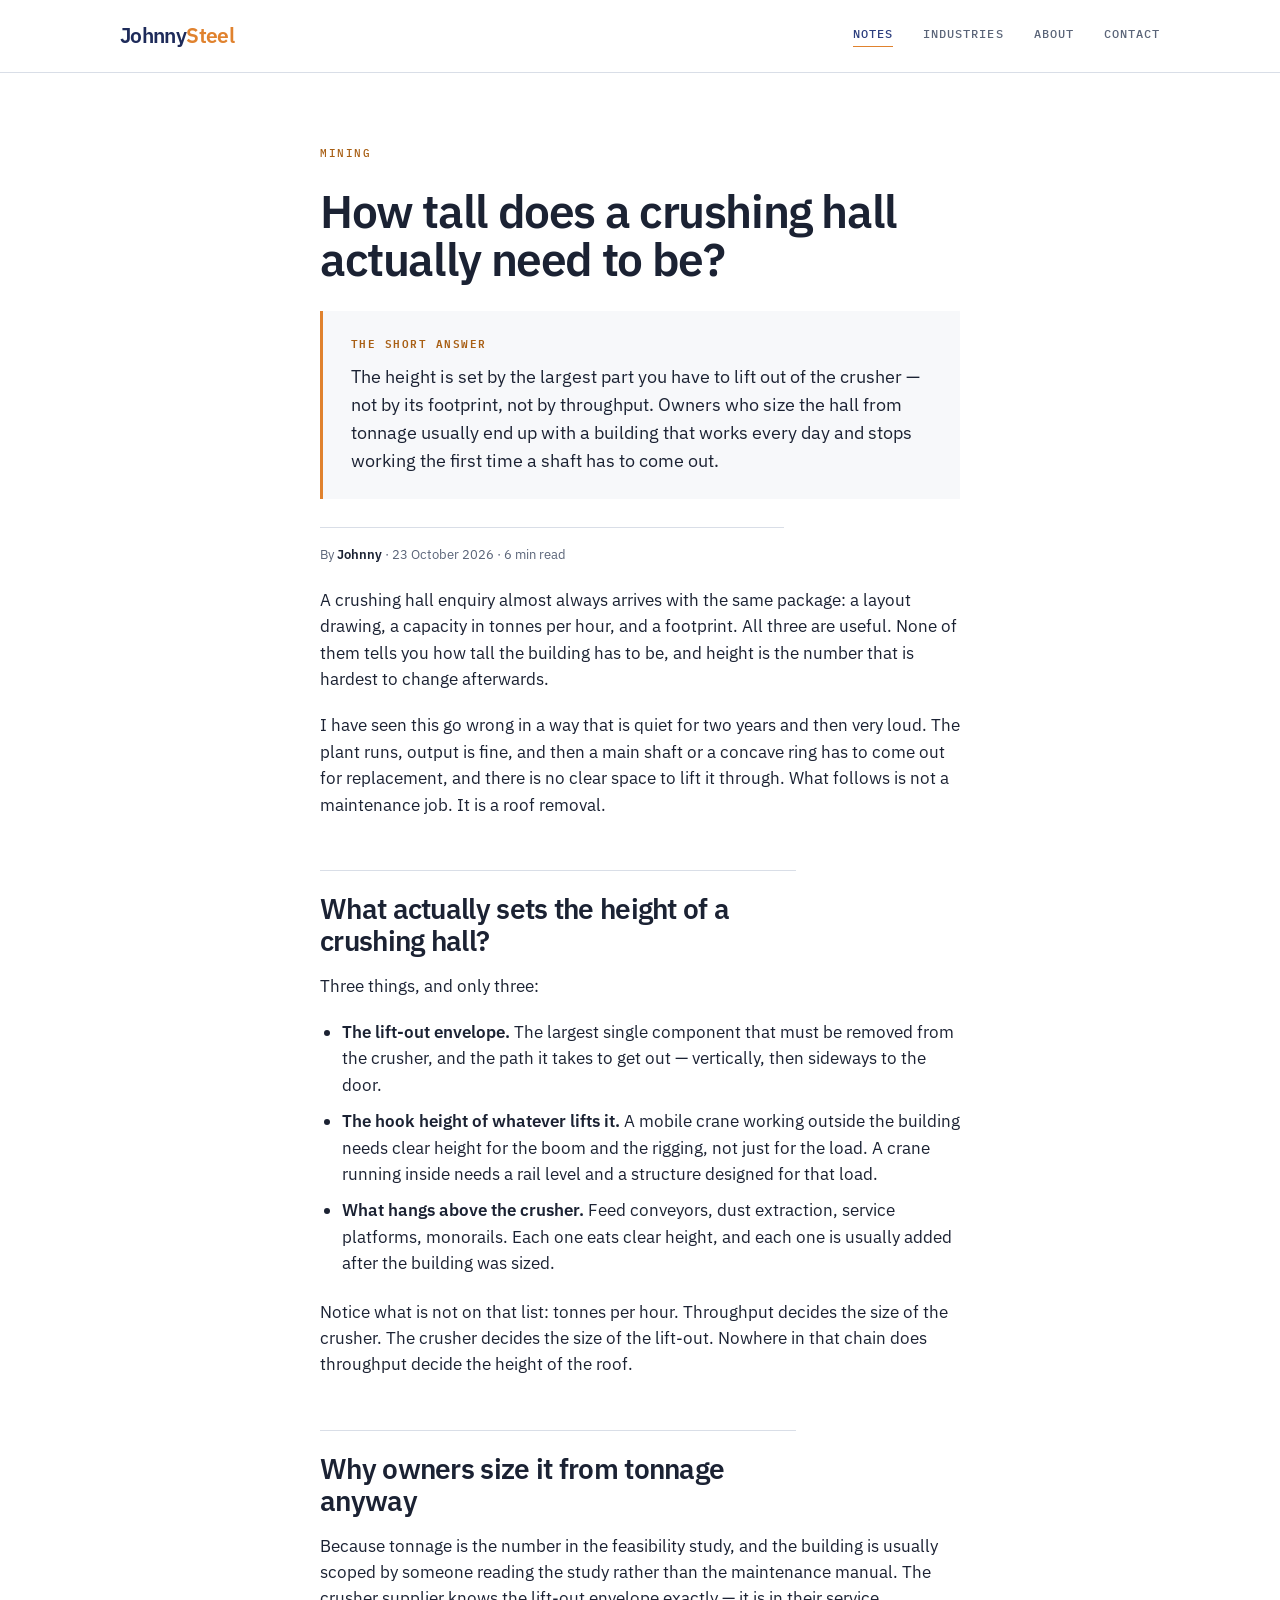
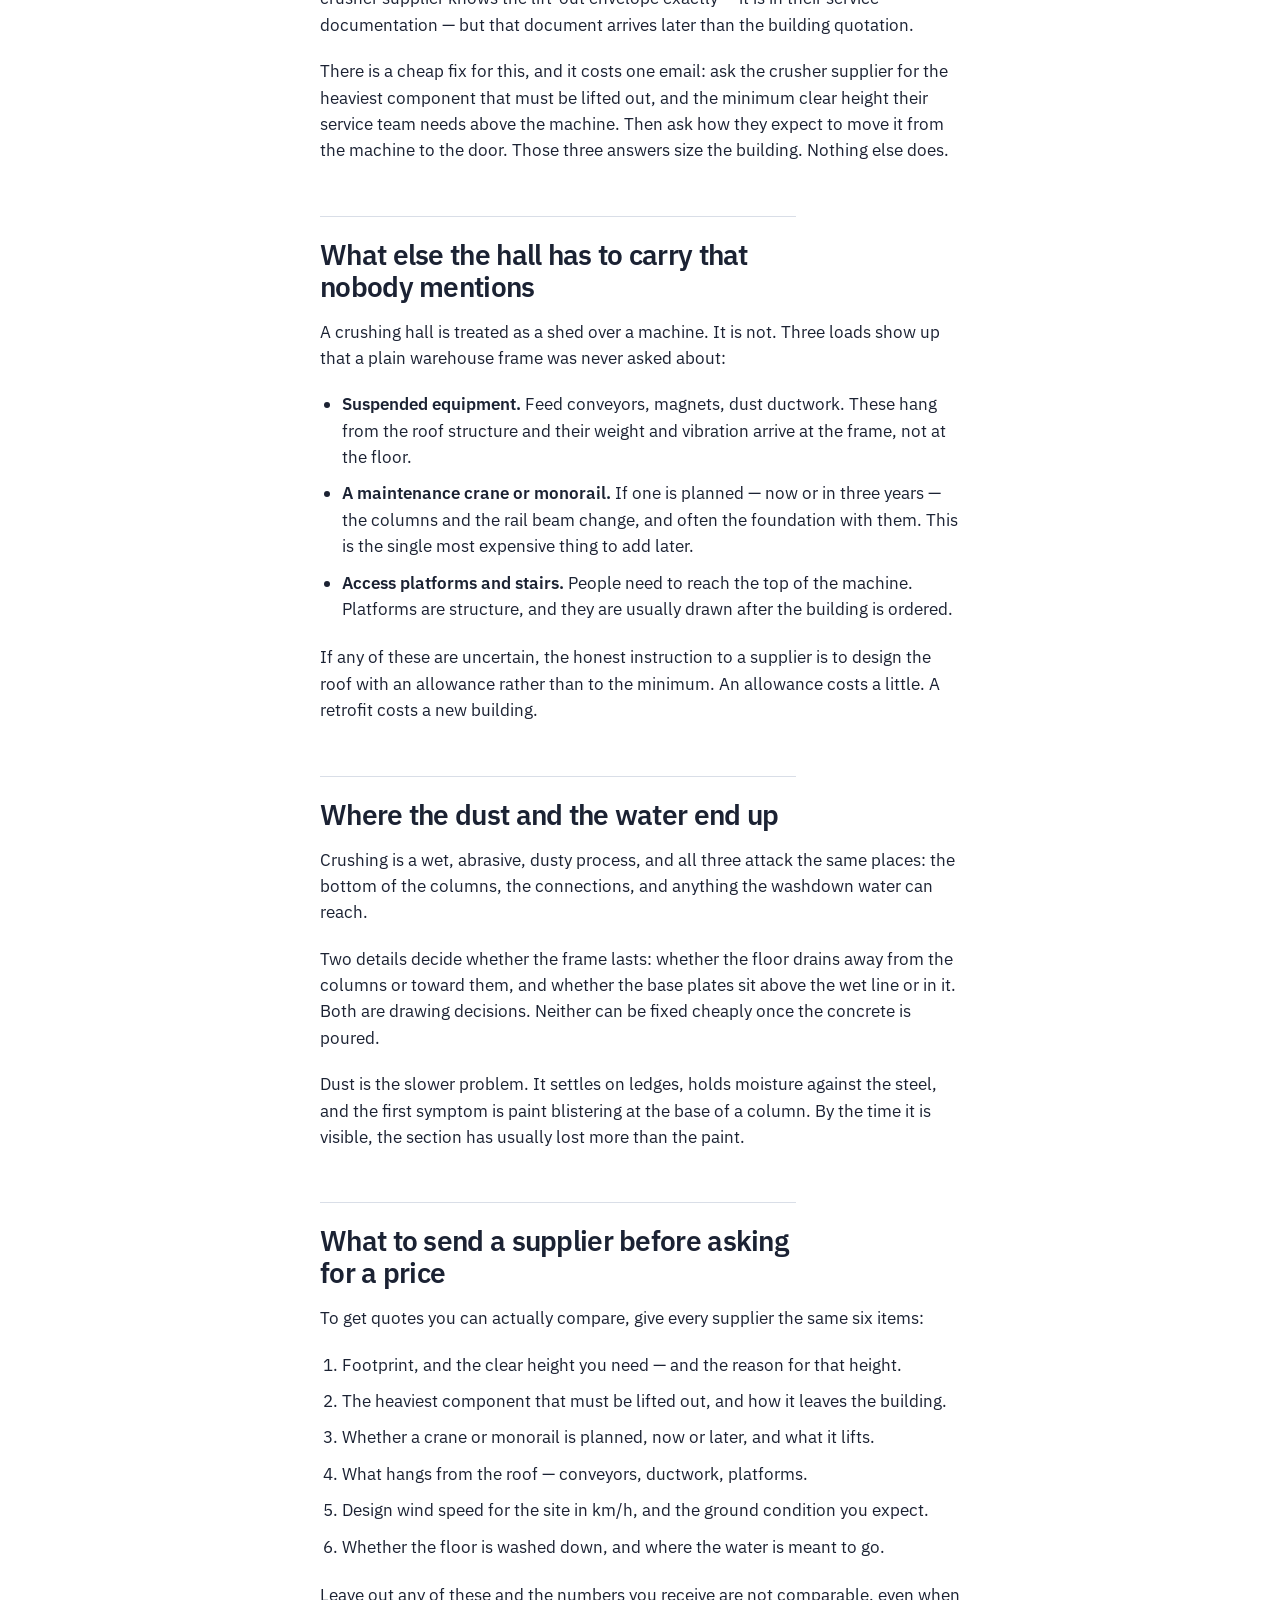
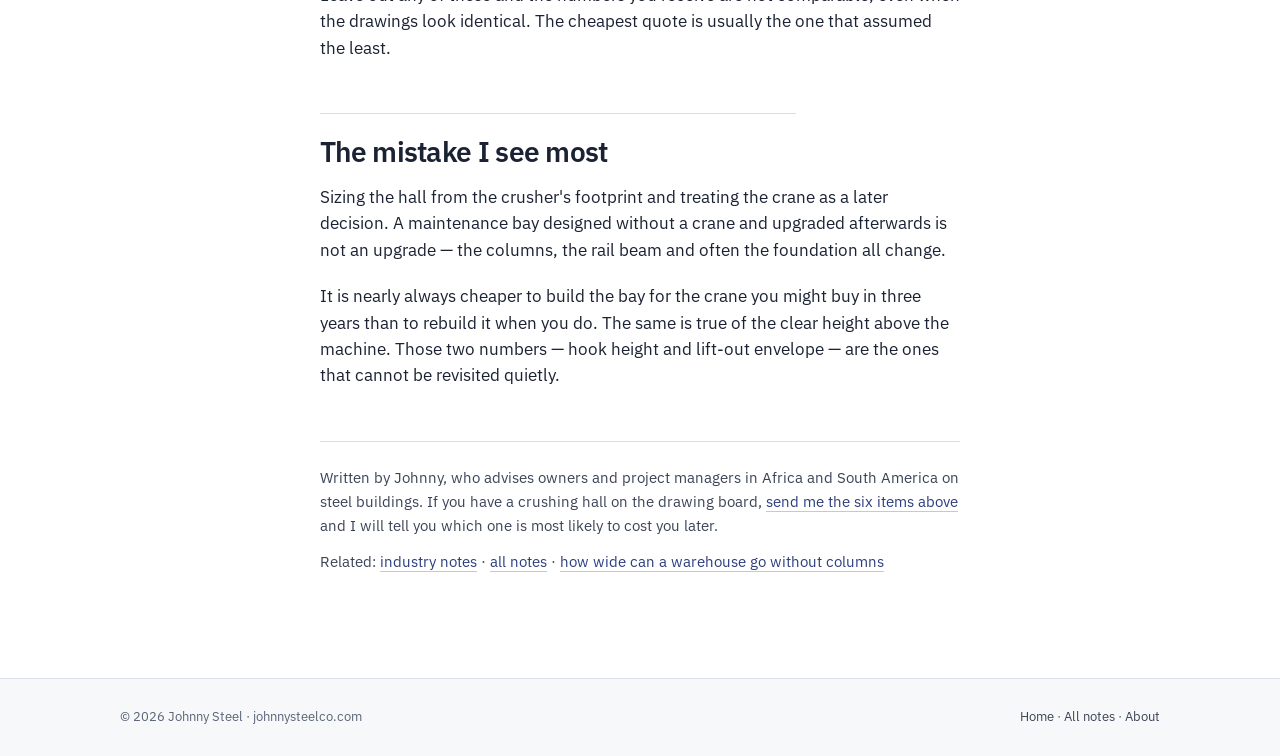
<file: articles/crushing-hall-height-set-by-maintenance.html>
<!DOCTYPE html>
<html lang="en">
<head>
<meta charset="utf-8">
<meta name="viewport" content="width=device-width, initial-scale=1">
<title>How tall does a crushing hall actually need to be? — Johnny Steel</title>
<meta name="description" content="The height of a crushing hall is set by the largest part you must lift out of the crusher, not by throughput or footprint. What that changes before you ask for a quote.">
<link rel="canonical" href="https://johnnysteelco.com/articles/crushing-hall-height-set-by-maintenance">
<link rel="stylesheet" href="../assets/style.css?v=5">
<meta property="og:type" content="article">
<meta property="og:title" content="How tall does a crushing hall actually need to be?">
<meta property="og:description" content="Height in a crushing hall is set by the maintenance lift, not by tonnage. Here is what that decides before anyone quotes.">
<meta property="og:url" content="https://johnnysteelco.com/articles/crushing-hall-height-set-by-maintenance">
<script type="application/ld+json">
{
 "@context":"https://schema.org",
 "@type":"Article",
 "headline":"How tall does a crushing hall actually need to be?",
 "author":{"@type":"Person","name":"Johnny","url":"https://johnnysteelco.com/about"},
 "publisher":{"@type":"Person","name":"Johnny","url":"https://johnnysteelco.com/"},
 "datePublished":"2026-10-23",
 "dateModified":"2026-10-23",
 "mainEntityOfPage":"https://johnnysteelco.com/articles/crushing-hall-height-set-by-maintenance",
 "about":["crushing hall steel structure","maintenance crane hook height","mining plant buildings"]
}
</script>
<!-- Google tag (gtag.js) -->
<script async src="https://www.googletagmanager.com/gtag/js?id=G-83KK640VPN"></script>
<script>
window.dataLayer=window.dataLayer||[];function gtag(){dataLayer.push(arguments);}
gtag('js',new Date());
gtag('config','G-83KK640VPN',{send_page_view:true});
(function(){
  function send(n,p){if(typeof gtag==='function'){gtag('event',n,p||{});}}
  document.addEventListener('click',function(e){
    var el=e.target&&e.target.nodeType===1?e.target:null;if(!el)return;
    var a=el.closest('a');if(!a)return;
    var h=a.getAttribute('href')||'',t=(a.textContent||'').trim().slice(0,60);
    if(h.indexOf('mailto:')===0){send('contact_email',{link_url:h,link_text:t});}
    else if(h.indexOf('whatsapp')>-1||h.indexOf('wa.me')>-1){send('contact_whatsapp',{link_url:h,link_text:t});}
    else if(h.indexOf('tel:')===0){send('contact_phone',{link_url:h,link_text:t});}
    else if(a.className&&(' '+a.className+' ').indexOf(' btn ')>-1){send('cta_click',{link_url:h,link_text:t});}
  },true);
  document.addEventListener('submit',function(e){
    var f=e.target;if(!f||f.tagName!=='FORM')return;
    send('form_submit',{form_id:f.id||'unnamed'});
  },true);
  var marks=[25,50,75,100],done={};
  window.addEventListener('scroll',function(){
    var d=document.documentElement;
    var pct=(d.scrollTop+window.innerHeight)/d.scrollHeight*100;
    for(var i=0;i<marks.length;i++){var m=marks[i];if(pct>=m&&!done[m]){done[m]=1;send('scroll_depth',{percent:m});}}
  },{passive:true});
})();
</script>
</head>
<body>

<header class="site-head">
  <div class="wrap">
    <a class="brand" href="../index.html">Johnny<span>Steel</span></a>
    <nav class="nav">
      <a href="../articles/index.html" aria-current="page">Notes</a>
      <a href="../industries/index.html">Industries</a>
      <a href="../about.html">About</a>
      <a href="#contact">Contact</a>
    </nav>
  </div>
</header>

<article class="article">
  <div class="wrap read">

    <div class="eyebrow">Mining</div>
    <h1>How tall does a crushing hall actually need to be?</h1>

    <div class="keyline">
      <strong>The short answer</strong>
      The height is set by the largest part you have to lift out of the crusher — not by its footprint, not by throughput. Owners who size the hall from tonnage usually end up with a building that works every day and stops working the first time a shaft has to come out.
    </div>

    <p class="byline">By <b>Johnny</b> &middot; 23 October 2026 &middot; 6 min read</p>

    <p>A crushing hall enquiry almost always arrives with the same package: a layout drawing, a capacity in tonnes per hour, and a footprint. All three are useful. None of them tells you how tall the building has to be, and height is the number that is hardest to change afterwards.</p>

    <p>I have seen this go wrong in a way that is quiet for two years and then very loud. The plant runs, output is fine, and then a main shaft or a concave ring has to come out for replacement, and there is no clear space to lift it through. What follows is not a maintenance job. It is a roof removal.</p>

    <h2>What actually sets the height of a crushing hall?</h2>

    <p>Three things, and only three:</p>

    <ul>
      <li><b>The lift-out envelope.</b> The largest single component that must be removed from the crusher, and the path it takes to get out — vertically, then sideways to the door.</li>
      <li><b>The hook height of whatever lifts it.</b> A mobile crane working outside the building needs clear height for the boom and the rigging, not just for the load. A crane running inside needs a rail level and a structure designed for that load.</li>
      <li><b>What hangs above the crusher.</b> Feed conveyors, dust extraction, service platforms, monorails. Each one eats clear height, and each one is usually added after the building was sized.</li>
    </ul>

    <p>Notice what is not on that list: tonnes per hour. Throughput decides the size of the crusher. The crusher decides the size of the lift-out. Nowhere in that chain does throughput decide the height of the roof.</p>

    <h2>Why owners size it from tonnage anyway</h2>

    <p>Because tonnage is the number in the feasibility study, and the building is usually scoped by someone reading the study rather than the maintenance manual. The crusher supplier knows the lift-out envelope exactly — it is in their service documentation — but that document arrives later than the building quotation.</p>

    <p>There is a cheap fix for this, and it costs one email: ask the crusher supplier for the heaviest component that must be lifted out, and the minimum clear height their service team needs above the machine. Then ask how they expect to move it from the machine to the door. Those three answers size the building. Nothing else does.</p>

    <h2>What else the hall has to carry that nobody mentions</h2>

    <p>A crushing hall is treated as a shed over a machine. It is not. Three loads show up that a plain warehouse frame was never asked about:</p>

    <ul>
      <li><b>Suspended equipment.</b> Feed conveyors, magnets, dust ductwork. These hang from the roof structure and their weight and vibration arrive at the frame, not at the floor.</li>
      <li><b>A maintenance crane or monorail.</b> If one is planned — now or in three years — the columns and the rail beam change, and often the foundation with them. This is the single most expensive thing to add later.</li>
      <li><b>Access platforms and stairs.</b> People need to reach the top of the machine. Platforms are structure, and they are usually drawn after the building is ordered.</li>
    </ul>

    <p>If any of these are uncertain, the honest instruction to a supplier is to design the roof with an allowance rather than to the minimum. An allowance costs a little. A retrofit costs a new building.</p>

    <h2>Where the dust and the water end up</h2>

    <p>Crushing is a wet, abrasive, dusty process, and all three attack the same places: the bottom of the columns, the connections, and anything the washdown water can reach.</p>

    <p>Two details decide whether the frame lasts: whether the floor drains away from the columns or toward them, and whether the base plates sit above the wet line or in it. Both are drawing decisions. Neither can be fixed cheaply once the concrete is poured.</p>

    <p>Dust is the slower problem. It settles on ledges, holds moisture against the steel, and the first symptom is paint blistering at the base of a column. By the time it is visible, the section has usually lost more than the paint.</p>

    <h2>What to send a supplier before asking for a price</h2>

    <p>To get quotes you can actually compare, give every supplier the same six items:</p>

    <ol>
      <li>Footprint, and the clear height you need — and the reason for that height.</li>
      <li>The heaviest component that must be lifted out, and how it leaves the building.</li>
      <li>Whether a crane or monorail is planned, now or later, and what it lifts.</li>
      <li>What hangs from the roof — conveyors, ductwork, platforms.</li>
      <li>Design wind speed for the site in km/h, and the ground condition you expect.</li>
      <li>Whether the floor is washed down, and where the water is meant to go.</li>
    </ol>

    <p>Leave out any of these and the numbers you receive are not comparable, even when the drawings look identical. The cheapest quote is usually the one that assumed the least.</p>

    <h2>The mistake I see most</h2>

    <p>Sizing the hall from the crusher's footprint and treating the crane as a later decision. A maintenance bay designed without a crane and upgraded afterwards is not an upgrade — the columns, the rail beam and often the foundation all change.</p>

    <p>It is nearly always cheaper to build the bay for the crane you might buy in three years than to rebuild it when you do. The same is true of the clear height above the machine. Those two numbers — hook height and lift-out envelope — are the ones that cannot be revisited quietly.</p>

    <div class="facts">
      <p>Written by Johnny, who advises owners and project managers in Africa and South America on steel buildings. If you have a crushing hall on the drawing board, <a href="mailto:joe@johnnysteelco.com">send me the six items above</a> and I will tell you which one is most likely to cost you later.</p>
      <p>Related: <a href="../industries/index.html">industry notes</a> &middot; <a href="../articles/index.html">all notes</a> &middot; <a href="../articles/clear-span-without-internal-columns.html">how wide can a warehouse go without columns</a></p>
    </div>

  </div>
</article>

<footer class="site-foot">
  <div class="wrap row">
    <div>&copy; 2026 Johnny Steel &middot; johnnysteelco.com</div>
    <div><a href="../index.html">Home</a> &middot; <a href="../articles/index.html">All notes</a> &middot; <a href="../about.html">About</a></div>
  </div>
</footer>

</body>
</html>
</file>
<file: assets/style.css>
/* ---------------------------------------------------------------
   JohnnySteel — design tokens mirrored from johnny.hjsdwarehouse.com
   Type: IBM Plex Sans / IBM Plex Mono (self-hosted)
   Palette: indigo #2C3E7E · amber #E0822E · slate neutrals
   --------------------------------------------------------------- */

@font-face{font-family:'IBM Plex Sans';font-style:normal;font-weight:400;font-display:swap;src:url('fonts/ibm-plex-sans-latin-400-normal.woff2') format('woff2')}
@font-face{font-family:'IBM Plex Sans';font-style:normal;font-weight:500;font-display:swap;src:url('fonts/ibm-plex-sans-latin-500-normal.woff2') format('woff2')}
@font-face{font-family:'IBM Plex Sans';font-style:normal;font-weight:600;font-display:swap;src:url('fonts/ibm-plex-sans-latin-600-normal.woff2') format('woff2')}
@font-face{font-family:'IBM Plex Mono';font-style:normal;font-weight:400;font-display:swap;src:url('fonts/ibm-plex-mono-latin-400-normal.woff2') format('woff2')}
@font-face{font-family:'IBM Plex Mono';font-style:normal;font-weight:500;font-display:swap;src:url('fonts/ibm-plex-mono-latin-500-normal.woff2') format('woff2')}
@font-face{font-family:'IBM Plex Mono';font-style:normal;font-weight:600;font-display:swap;src:url('fonts/ibm-plex-mono-latin-600-normal.woff2') format('woff2')}

:root{
  --ink:#1B2233;
  --ink-2:#3B4457;
  --paper:#FFFFFF;
  --paper-2:#F7F8FA;
  --rule:#D9DEE7;
  --muted:#5A6478;
  --navy:#2C3E7E;
  --navy-deep:#1E2B5A;
  --accent:#E0822E;
  --accent-ink:#A85F14;
  --on-dark:#F2F4F9;
  --on-dark-muted:#B9C2D6;
  --grid-line:rgba(44,62,126,.055);
  --max:1120px;
  --read:720px;
}

*{box-sizing:border-box}
html{-webkit-text-size-adjust:100%}
body{
  margin:0;
  background:var(--paper);
  color:var(--ink);
  font-family:'IBM Plex Sans',system-ui,-apple-system,'Segoe UI',Roboto,sans-serif;
  font-size:16.5px;
  line-height:1.6;
  -webkit-font-smoothing:antialiased;
}
img{max-width:100%;height:auto;display:block}
a{color:inherit}
::selection{background:var(--accent);color:#fff}

.wrap{max-width:var(--max);margin:0 auto;padding:0 40px}
.read{max-width:var(--read);margin:0 auto}

/* ---------- header ---------- */
.site-head{
  position:sticky;top:0;z-index:50;
  background:rgba(255,255,255,.94);
  backdrop-filter:saturate(150%) blur(10px);
  border-bottom:1px solid var(--rule);
}
.site-head .wrap{display:flex;align-items:center;justify-content:space-between;height:72px}
.brand{
  font-size:21px;font-weight:600;letter-spacing:-.03em;
  text-decoration:none;color:var(--navy-deep);
}
.brand span{color:var(--accent)}
.nav{display:flex;gap:30px}
.nav a{
  text-decoration:none;color:var(--muted);
  font-family:'IBM Plex Mono',monospace;
  font-size:11.5px;font-weight:500;letter-spacing:.09em;text-transform:uppercase;
  padding-bottom:2px;border-bottom:1px solid transparent;
  transition:color .16s ease,border-color .16s ease;
}
.nav a:hover{color:var(--navy);border-bottom-color:var(--accent)}
.nav a[aria-current="page"]{color:var(--navy);border-bottom-color:var(--accent)}

/* ---------- hero ---------- */
.hero{
  padding:104px 0 0;
  background-image:
    repeating-linear-gradient(to right, var(--grid-line) 0 1px, transparent 1px 64px),
    repeating-linear-gradient(to bottom, var(--grid-line) 0 1px, transparent 1px 64px);
  background-position:center top;
}
.eyebrow{
  font-family:'IBM Plex Mono',monospace;
  font-size:11px;font-weight:500;letter-spacing:.14em;text-transform:uppercase;
  color:var(--accent-ink);margin-bottom:24px;
}
h1{
  font-size:clamp(34px,4.8vw,60px);
  font-weight:600;line-height:1.05;letter-spacing:-.03em;
  margin:0 0 26px;max-width:20ch;color:var(--ink);
}
.lede{
  font-size:19px;line-height:1.55;color:var(--ink-2);
  max-width:58ch;margin:0 0 32px;
}
.byline{
  font-size:13px;color:var(--muted);line-height:1.75;
  border-top:1px solid var(--rule);padding-top:16px;max-width:58ch;margin:0;
}
.byline b{color:var(--ink);font-weight:600}

/* ---------- stat band ---------- */
.stats{
  display:grid;grid-template-columns:repeat(4,1fr);
  border-top:1px solid var(--rule);border-bottom:1px solid var(--rule);
  margin:60px 0 0;
}
.stats > div{padding:24px 24px 26px;border-left:1px solid var(--rule)}
.stats > div:first-child{border-left:0;padding-left:0}
.stats .n{
  font-size:34px;font-weight:600;line-height:1;
  letter-spacing:-.03em;display:block;margin-bottom:10px;
  font-variant-numeric:tabular-nums;color:var(--navy-deep);
}
.stats .n small{font-size:15px;letter-spacing:0;font-weight:500;color:var(--muted)}
.stats .k{
  font-family:'IBM Plex Mono',monospace;
  font-size:10.5px;letter-spacing:.09em;text-transform:uppercase;
  color:var(--muted);line-height:1.5;
}

/* ---------- sections ---------- */
section{padding:88px 0}
section + section{border-top:1px solid var(--rule)}
.seclabel{
  display:flex;align-items:baseline;gap:14px;
  font-family:'IBM Plex Mono',monospace;
  font-size:10.5px;letter-spacing:.14em;text-transform:uppercase;
  color:var(--muted);margin-bottom:22px;
}
.seclabel i{font-style:normal;color:var(--accent-ink);font-weight:600}
h2{
  font-size:clamp(25px,3vw,37px);
  font-weight:600;line-height:1.14;letter-spacing:-.025em;
  margin:0 0 16px;max-width:26ch;color:var(--ink);
}
.sub{color:var(--muted);font-size:16px;max-width:58ch;margin:0 0 8px}
.sub a{color:var(--navy);text-decoration:none;border-bottom:1px solid var(--accent)}

/* ---------- columns ---------- */
.grid.three{
  display:grid;grid-template-columns:repeat(3,1fr);
  margin-top:42px;border-top:1px solid var(--rule);
}
.grid.three .cell{
  padding:28px 28px 32px 0;border-bottom:1px solid var(--rule);
}
.grid.three .cell:nth-child(3n+2),
.grid.three .cell:nth-child(3n+3){padding-left:28px;border-left:1px solid var(--rule)}
.grid.three .cell:nth-child(3n){padding-right:0}
.cell h3{
  font-size:19px;font-weight:600;line-height:1.3;letter-spacing:-.015em;
  margin:0 0 10px;color:var(--navy-deep);
}
.cell p{margin:0;font-size:15px;color:var(--ink-2);line-height:1.6}

/* ---------- note list ---------- */
.list{margin-top:38px;border-top:1px solid var(--rule)}
.item{
  display:block;text-decoration:none;padding:28px 0;
  border-bottom:1px solid var(--rule);
  transition:padding-left .18s ease;
}
.item:hover{padding-left:10px}
.item .meta{
  font-family:'IBM Plex Mono',monospace;
  font-size:10.5px;letter-spacing:.12em;text-transform:uppercase;
  color:var(--accent-ink);font-weight:500;margin-bottom:10px;
}
.item h3{
  font-size:clamp(19px,2.1vw,24px);font-weight:600;line-height:1.25;letter-spacing:-.02em;
  margin:0 0 8px;max-width:34ch;color:var(--ink);
}
.item p{margin:0;color:var(--muted);font-size:15px;max-width:60ch}
.item:hover h3{color:var(--navy)}

/* ---------- photo band ---------- */
.band{border-bottom:1px solid var(--rule);padding:0 0 56px}
.band-grid{display:grid;grid-template-columns:repeat(3,1fr);gap:1px;background:var(--rule);border:1px solid var(--rule)}
.band-grid figure{margin:0;background:var(--paper)}
.band-grid img{width:100%;height:260px;object-fit:cover;display:block;filter:saturate(.92)}
.band-grid figcaption{
  font-family:'IBM Plex Mono',monospace;
  font-size:10.5px;letter-spacing:.08em;text-transform:uppercase;
  color:var(--muted);padding:12px 16px 14px;line-height:1.5;border-top:1px solid var(--rule);
}
.band-grid figcaption i{font-style:normal;color:var(--accent-ink);margin-right:8px}

/* ---------- person block ---------- */
.person{display:grid;grid-template-columns:190px 1fr;gap:40px;margin-top:34px;align-items:start}
.person-photo img{width:190px;height:190px;object-fit:cover;border:1px solid var(--rule);filter:saturate(.95)}
.person-body h2{font-size:clamp(22px,2.4vw,29px);margin-bottom:14px;max-width:30ch}
.person-body p{color:var(--ink-2);font-size:16px;margin:0 0 14px;max-width:62ch}

.contact-list{margin-top:26px;border-top:1px solid var(--rule)}
.contact-list > div{
  display:grid;grid-template-columns:200px 1fr;gap:20px;
  padding:14px 0;border-bottom:1px solid var(--rule);
}
.contact-list .k{
  font-family:'IBM Plex Mono',monospace;
  font-size:10.5px;letter-spacing:.09em;text-transform:uppercase;
  color:var(--muted);padding-top:3px;
}
.contact-list .v{font-size:15px;color:var(--ink);line-height:1.75}
.contact-list a{color:var(--navy);text-decoration:none;border-bottom:1px solid rgba(224,130,46,.55)}
.contact-list a:hover{border-bottom-color:var(--navy)}

/* ---------- cta ---------- */
.btn-row{display:flex;gap:14px;flex-wrap:wrap}
.btn-solid{background:var(--accent);border-color:var(--accent);color:#fff}
.btn-solid:hover{background:#c96f21;border-color:#c96f21}

/* ---------- cta ---------- */
.cta{
  background:var(--navy-deep);color:var(--on-dark);
  padding:90px 0;margin-top:0;
}
.cta h2{color:#fff;max-width:20ch;margin-bottom:18px}
.cta p{color:var(--on-dark-muted);max-width:54ch;font-size:16px;margin:0 0 32px}
.btn{
  display:inline-block;text-decoration:none;
  font-family:'IBM Plex Mono',monospace;
  font-size:12px;letter-spacing:.09em;text-transform:uppercase;font-weight:500;
  color:#fff;border:1px solid rgba(255,255,255,.42);
  padding:15px 26px;transition:.18s ease;
}
.btn:hover{background:var(--accent);border-color:var(--accent);color:#fff}

/* ---------- footer ---------- */
.site-foot{background:var(--paper-2);border-top:1px solid var(--rule);padding:28px 0}
.site-foot .row{display:flex;justify-content:space-between;gap:20px;font-size:13px;color:var(--muted)}
.site-foot a{color:var(--ink-2);text-decoration:none;border-bottom:1px solid transparent}
.site-foot a:hover{border-bottom-color:var(--accent)}

/* ---------- article ---------- */
.article{padding:72px 0 92px}
.article h1{font-size:clamp(30px,3.8vw,46px);max-width:24ch;margin-bottom:28px}
.keyline{
  background:var(--paper-2);border-left:3px solid var(--accent);
  padding:24px 28px;margin:0 0 28px;
  font-size:18px;line-height:1.55;color:var(--ink);
}
.keyline strong{
  display:block;font-family:'IBM Plex Mono',monospace;font-weight:600;
  font-size:10.5px;letter-spacing:.14em;text-transform:uppercase;
  color:var(--accent-ink);margin-bottom:12px;
}
.article h2{
  font-size:clamp(22px,2.4vw,28px);
  margin:52px 0 16px;padding-top:22px;border-top:1px solid var(--rule);
  max-width:28ch;
}
.article p{margin:0 0 20px}
.article ul,.article ol{margin:0 0 22px;padding-left:22px}
.article li{margin-bottom:10px}
.article li b{font-weight:600}
.facts{
  margin-top:52px;padding-top:24px;border-top:1px solid var(--rule);
  font-size:15px;color:var(--ink-2);
}
.facts p{margin:0 0 12px}
.facts a{color:var(--navy);text-decoration:none;border-bottom:1px solid rgba(224,130,46,.5)}

/* ---------- industries page helpers ---------- */
.article h2 + p, .article h3 + p{margin-top:0}
.article h3{
  font-size:18px;font-weight:600;color:var(--navy-deep);
  margin:30px 0 8px;letter-spacing:-.015em;
}

/* ---------- responsive ---------- */
@media (max-width:860px){
  .wrap{padding:0 22px}
  .hero{padding-top:60px}
  .stats{grid-template-columns:repeat(2,1fr)}
  .stats > div{padding:22px 18px 24px}
  .stats > div:nth-child(odd){border-left:0;padding-left:0}
  .stats > div:nth-child(3){border-top:1px solid var(--rule)}
  .stats > div:nth-child(4){border-top:1px solid var(--rule)}
  .grid.three{grid-template-columns:1fr}
  .grid.three .cell,
  .grid.three .cell:nth-child(3n+2),
  .grid.three .cell:nth-child(3n+3){padding:22px 0;border-left:0}
  section{padding:60px 0}
  .site-head .wrap{height:62px}
  .nav{gap:18px}
  .nav a{font-size:10.5px;letter-spacing:.06em}
  .cta{padding:60px 0}
  .site-foot .row{flex-direction:column;gap:8px}
  .article{padding:48px 0 68px}
}
@media (max-width:520px){
  body{font-size:16px}
  .brand{font-size:19px}
  .nav a:nth-child(4){display:none}
  h1{font-size:clamp(30px,8vw,38px)}
}
</file>
